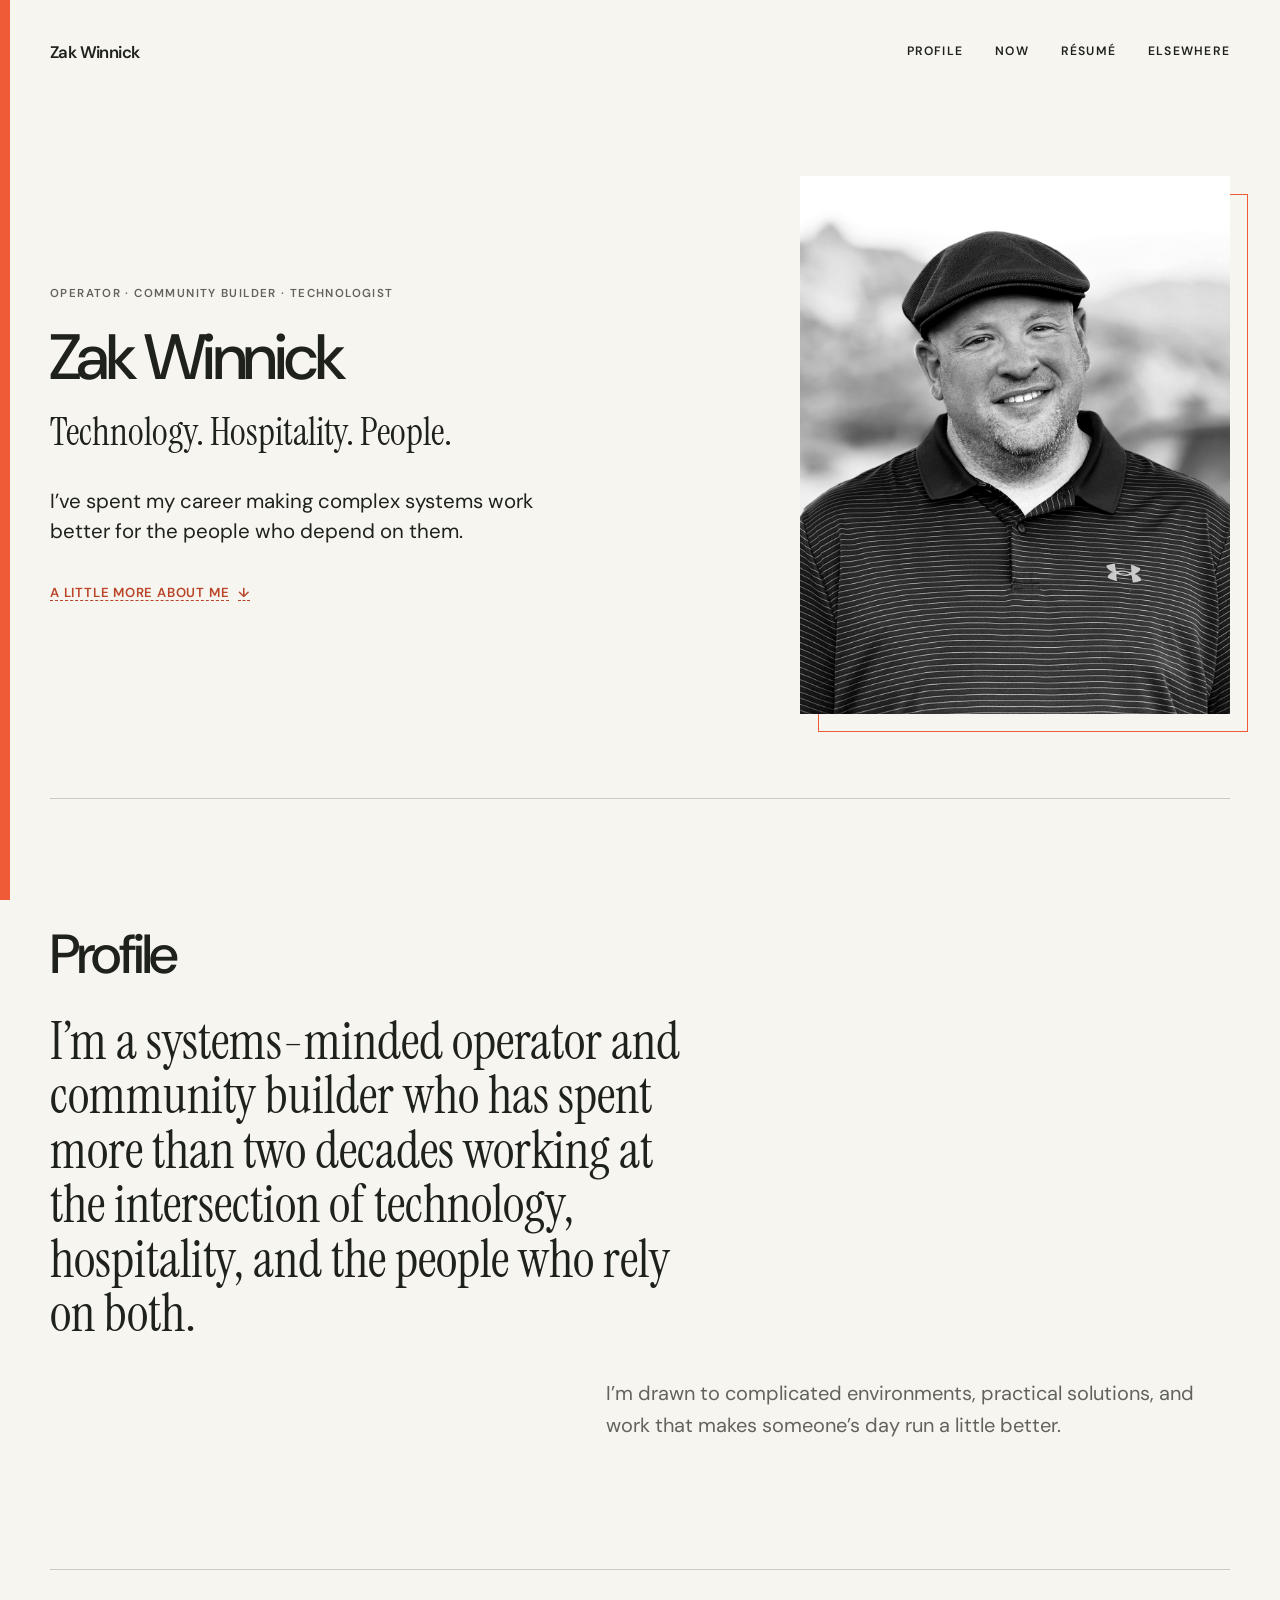
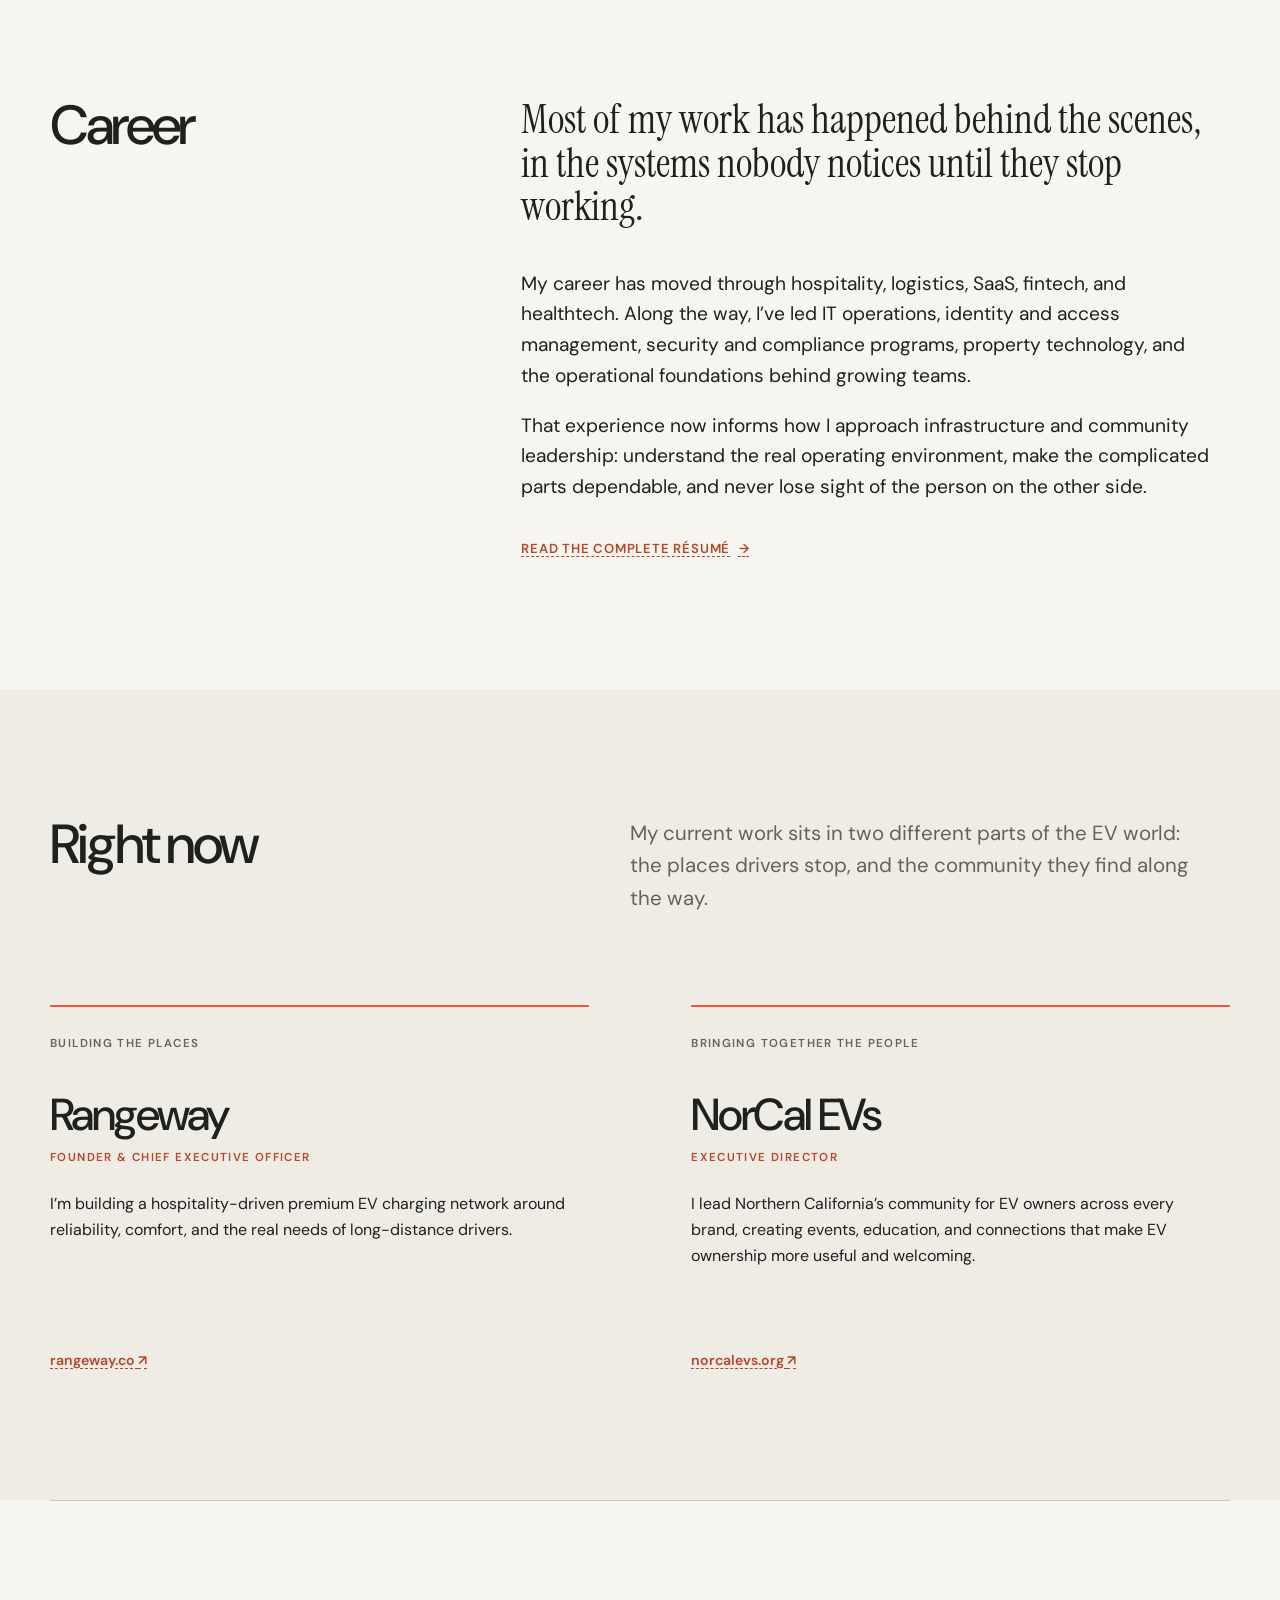
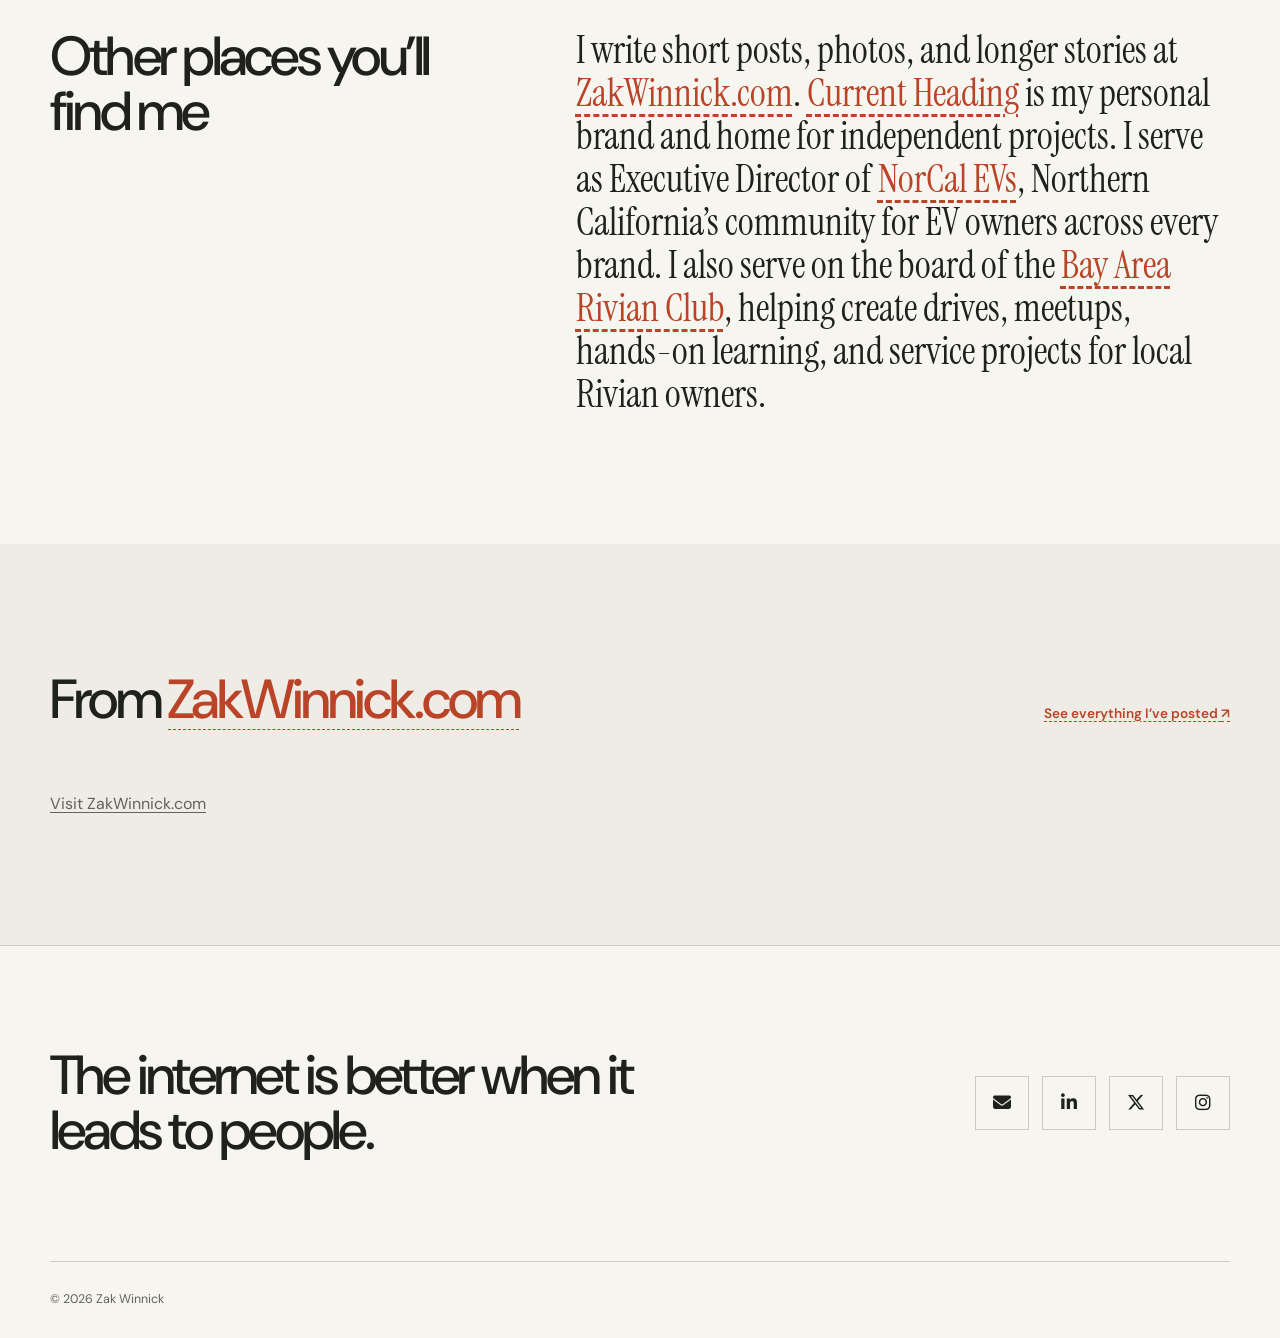
<file: index.html>
<!doctype html>
<html lang="en">
  <head>
    <meta charset="utf-8">
    <meta name="viewport" content="width=device-width, initial-scale=1">
    <title>Zak Winnick · Technology. Hospitality. People.</title>
    <meta name="description" content="Zak Winnick is a systems-minded operator and community builder working across technology, hospitality, and electric mobility.">
    <meta name="theme-color" media="(prefers-color-scheme: light)" content="#f7f5ef">
    <meta name="theme-color" media="(prefers-color-scheme: dark)" content="#23231f">
    <link rel="icon" href="favicon.svg" type="image/svg+xml">
    <link rel="preconnect" href="https://fonts.googleapis.com">
    <link rel="preconnect" href="https://fonts.gstatic.com" crossorigin>
    <link href="https://fonts.googleapis.com/css2?family=DM+Sans:opsz,wght@9..40,400;9..40,500;9..40,600&amp;family=Instrument+Serif:ital@0;1&amp;display=swap" rel="stylesheet">
    <link rel="stylesheet" href="https://cdnjs.cloudflare.com/ajax/libs/font-awesome/6.7.2/css/all.min.css">
    <link rel="stylesheet" href="styles.css">
    <script type="module" src="site.js"></script>
  </head>
  <body>
    <a class="skip-link" href="#main">Skip to content</a>
    <div class="edge-accent" aria-hidden="true"></div>

    <header class="site-header shell">
      <a class="nameplate" href="index.html" aria-label="Zak Winnick, home">Zak Winnick</a>
      <nav class="site-nav" aria-label="Primary navigation">
        <a href="#profile">Profile</a>
        <a href="#now">Now</a>
        <a href="resume.html">Résumé</a>
        <a href="#elsewhere">Elsewhere</a>
      </nav>
    </header>

    <main id="main">
      <section class="hero shell" aria-labelledby="hero-title">
        <div class="hero-copy">
          <p class="eyebrow">Operator · Community builder · Technologist</p>
          <h1 id="hero-title">Zak Winnick</h1>
          <p class="tagline">Technology. Hospitality. People.</p>
          <p class="intro">I’ve spent my career making complex systems work better for the people who depend on them.</p>
          <a class="text-link" href="#profile">A little more about me <span aria-hidden="true">↓</span></a>
        </div>
        <div class="portrait">
          <img src="images/profile-bw.jpg" alt="Zak Winnick outdoors in the desert">
        </div>
      </section>

      <section id="profile" class="profile shell" aria-labelledby="profile-title">
        <h2 id="profile-title" class="plain-heading">Profile</h2>
        <p class="profile-lead">I’m a systems-minded operator and community builder who has spent more than two decades working at the intersection of technology, hospitality, and the people who rely on both.</p>
        <p class="profile-aside">I’m drawn to complicated environments, practical solutions, and work that makes someone’s day run a little better.</p>
      </section>

      <section id="career" class="career shell" aria-labelledby="career-title">
        <div class="career-layout">
          <h2 id="career-title">Career</h2>
          <div class="career-story">
            <p>Most of my work has happened behind the scenes, in the systems nobody notices until they stop working.</p>
            <p>My career has moved through hospitality, logistics, SaaS, fintech, and healthtech. Along the way, I’ve led IT operations, identity and access management, security and compliance programs, property technology, and the operational foundations behind growing teams.</p>
            <p>That experience now informs how I approach infrastructure and community leadership: understand the real operating environment, make the complicated parts dependable, and never lose sight of the person on the other side.</p>
            <a class="text-link" href="resume.html">Read the complete résumé <span aria-hidden="true">→</span></a>
          </div>
        </div>
      </section>

      <section id="now" class="now" aria-labelledby="now-title">
        <div class="shell">
          <div class="now-header">
            <h2 id="now-title">Right now</h2>
            <p>My current work sits in two different parts of the EV world: the places drivers stop, and the community they find along the way.</p>
          </div>
          <div class="roles">
            <article class="role">
              <p class="role-context">Building the places</p>
              <h3>Rangeway</h3>
              <p class="role-title">Founder &amp; Chief Executive Officer</p>
              <p class="role-copy">I’m building a hospitality-driven premium EV charging network around reliability, comfort, and the real needs of long-distance drivers.</p>
              <a href="https://rangeway.co/" target="_blank" rel="noopener noreferrer">rangeway.co <span aria-hidden="true">↗</span></a>
            </article>
            <article class="role">
              <p class="role-context">Bringing together the people</p>
              <h3>NorCal EVs</h3>
              <p class="role-title">Executive Director</p>
              <p class="role-copy">I lead Northern California’s community for EV owners across every brand, creating events, education, and connections that make EV ownership more useful and welcoming.</p>
              <a href="https://norcalevs.org/" target="_blank" rel="noopener noreferrer">norcalevs.org <span aria-hidden="true">↗</span></a>
            </article>
          </div>
        </div>
      </section>

      <section id="elsewhere" class="elsewhere shell" aria-labelledby="elsewhere-title">
        <h2 id="elsewhere-title">Other places you’ll find me</h2>
        <div class="elsewhere-copy">
          <p>I write short posts, photos, and longer stories at <a href="https://zakwinnick.com" target="_blank" rel="noopener noreferrer">ZakWinnick.com</a>. <a href="https://currentheading.com" target="_blank" rel="noopener noreferrer">Current Heading</a> is my personal brand and home for independent projects. I serve as Executive Director of <a href="https://norcalevs.org" target="_blank" rel="noopener noreferrer">NorCal EVs</a>, Northern California’s community for EV owners across every brand. I also serve on the board of the <a href="https://bayarearivianclub.com" target="_blank" rel="noopener noreferrer">Bay Area Rivian Club</a>, helping create drives, meetups, hands-on learning, and service projects for local Rivian owners.</p>
        </div>
      </section>

      <section id="posts" class="writing" aria-labelledby="posts-title">
        <div class="shell">
          <div class="writing-header">
            <h2 id="posts-title">From <a href="https://zakwinnick.com/" target="_blank" rel="noopener noreferrer">ZakWinnick.com</a></h2>
            <a href="https://zakwinnick.com/" target="_blank" rel="noopener noreferrer">See everything I’ve posted <span aria-hidden="true">↗</span></a>
          </div>
          <div id="feed-grid" class="post-layout" aria-live="polite" aria-busy="true">
            <p class="feed-loading">Loading the latest posts…</p>
          </div>
        </div>
      </section>

      <section id="connect" class="connect" aria-labelledby="connect-title">
        <div class="shell">
          <div class="connect-row">
            <h2 id="connect-title">The internet is better when it leads to people.</h2>
            <div class="socials" aria-label="Social links">
              <a href="mailto:zak@winnick.io" aria-label="Email"><i class="fa-solid fa-envelope" aria-hidden="true"></i></a>
              <a href="https://www.linkedin.com/in/zakwinnick" target="_blank" rel="noopener noreferrer" aria-label="LinkedIn"><i class="fa-brands fa-linkedin-in" aria-hidden="true"></i></a>
              <a href="https://x.com/ZakWinnick" target="_blank" rel="noopener noreferrer" aria-label="X"><i class="fa-brands fa-x-twitter" aria-hidden="true"></i></a>
              <a href="https://instagram.com/zakwinnick" target="_blank" rel="noopener noreferrer" aria-label="Instagram"><i class="fa-brands fa-instagram" aria-hidden="true"></i></a>
            </div>
          </div>
          <footer class="site-footer">© <span data-copyright-year>2026</span> Zak Winnick</footer>
        </div>
      </section>
    </main>
  </body>
</html>
</file>
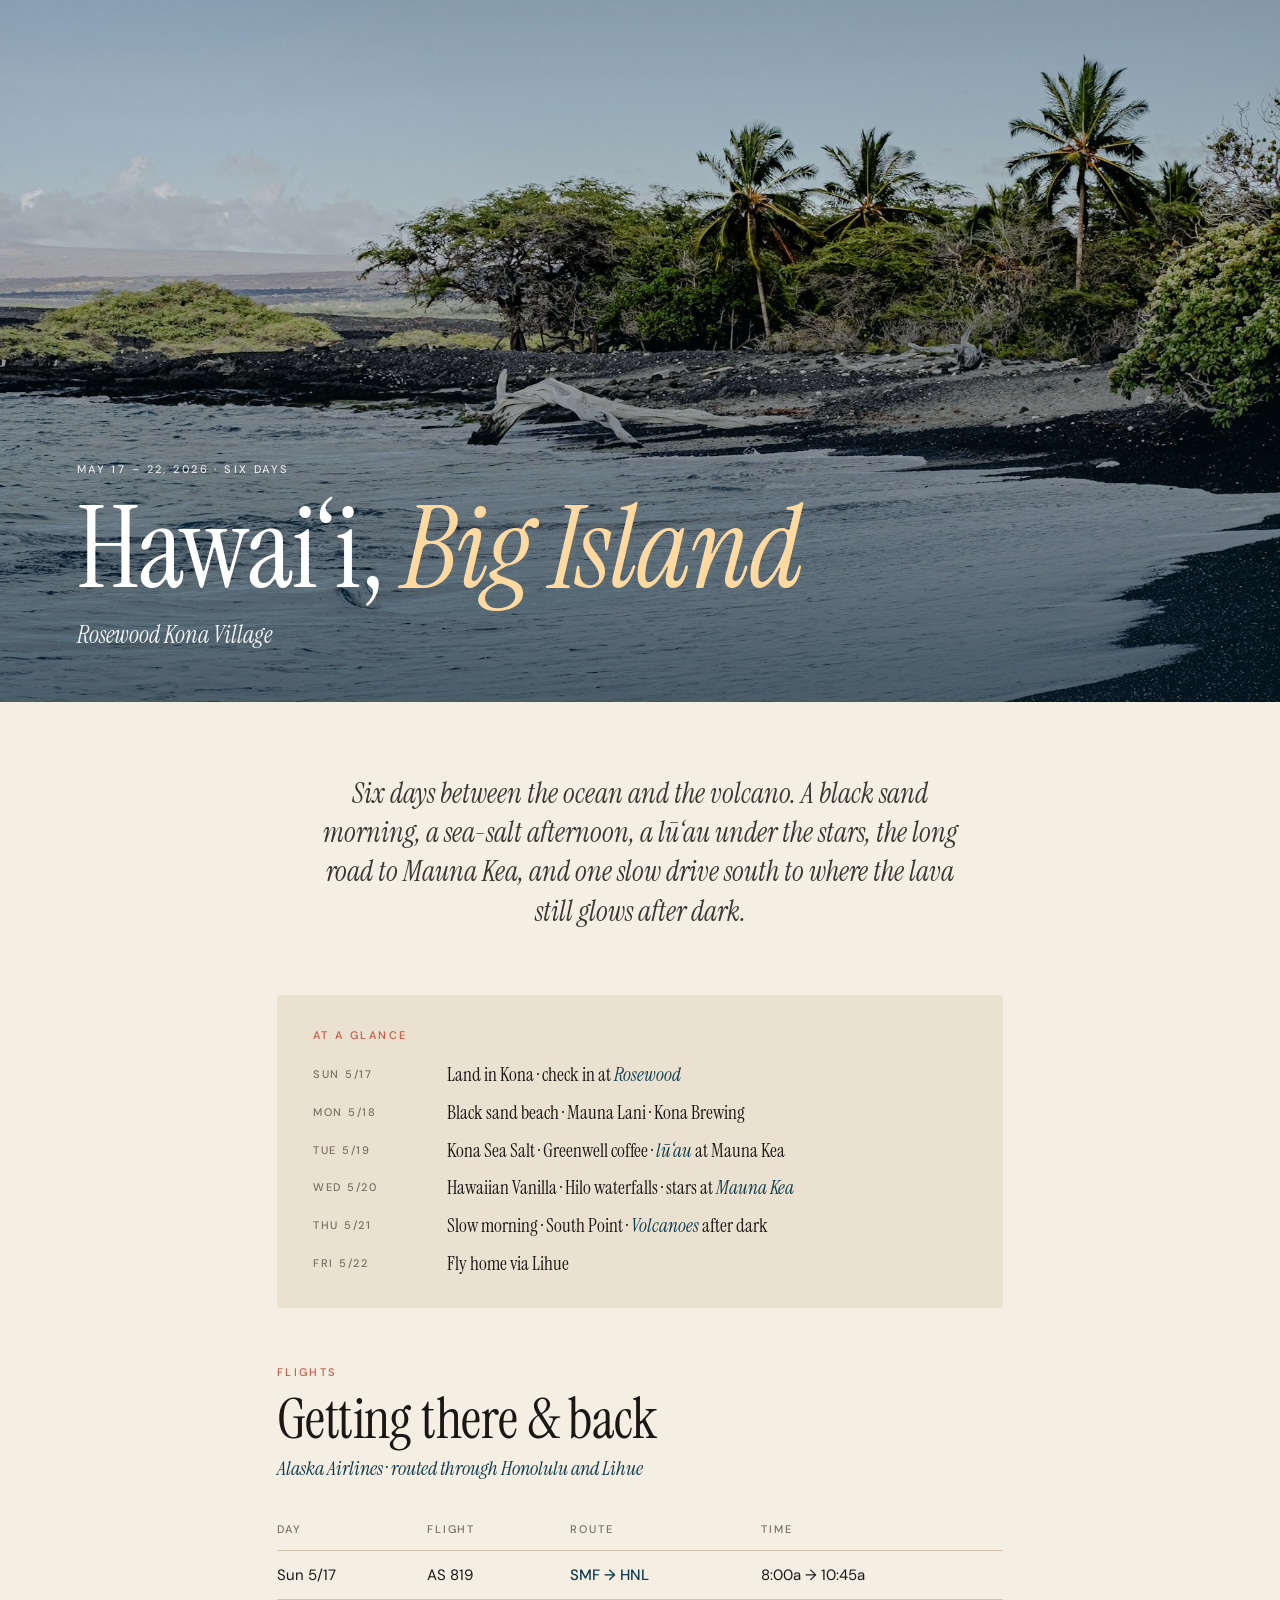
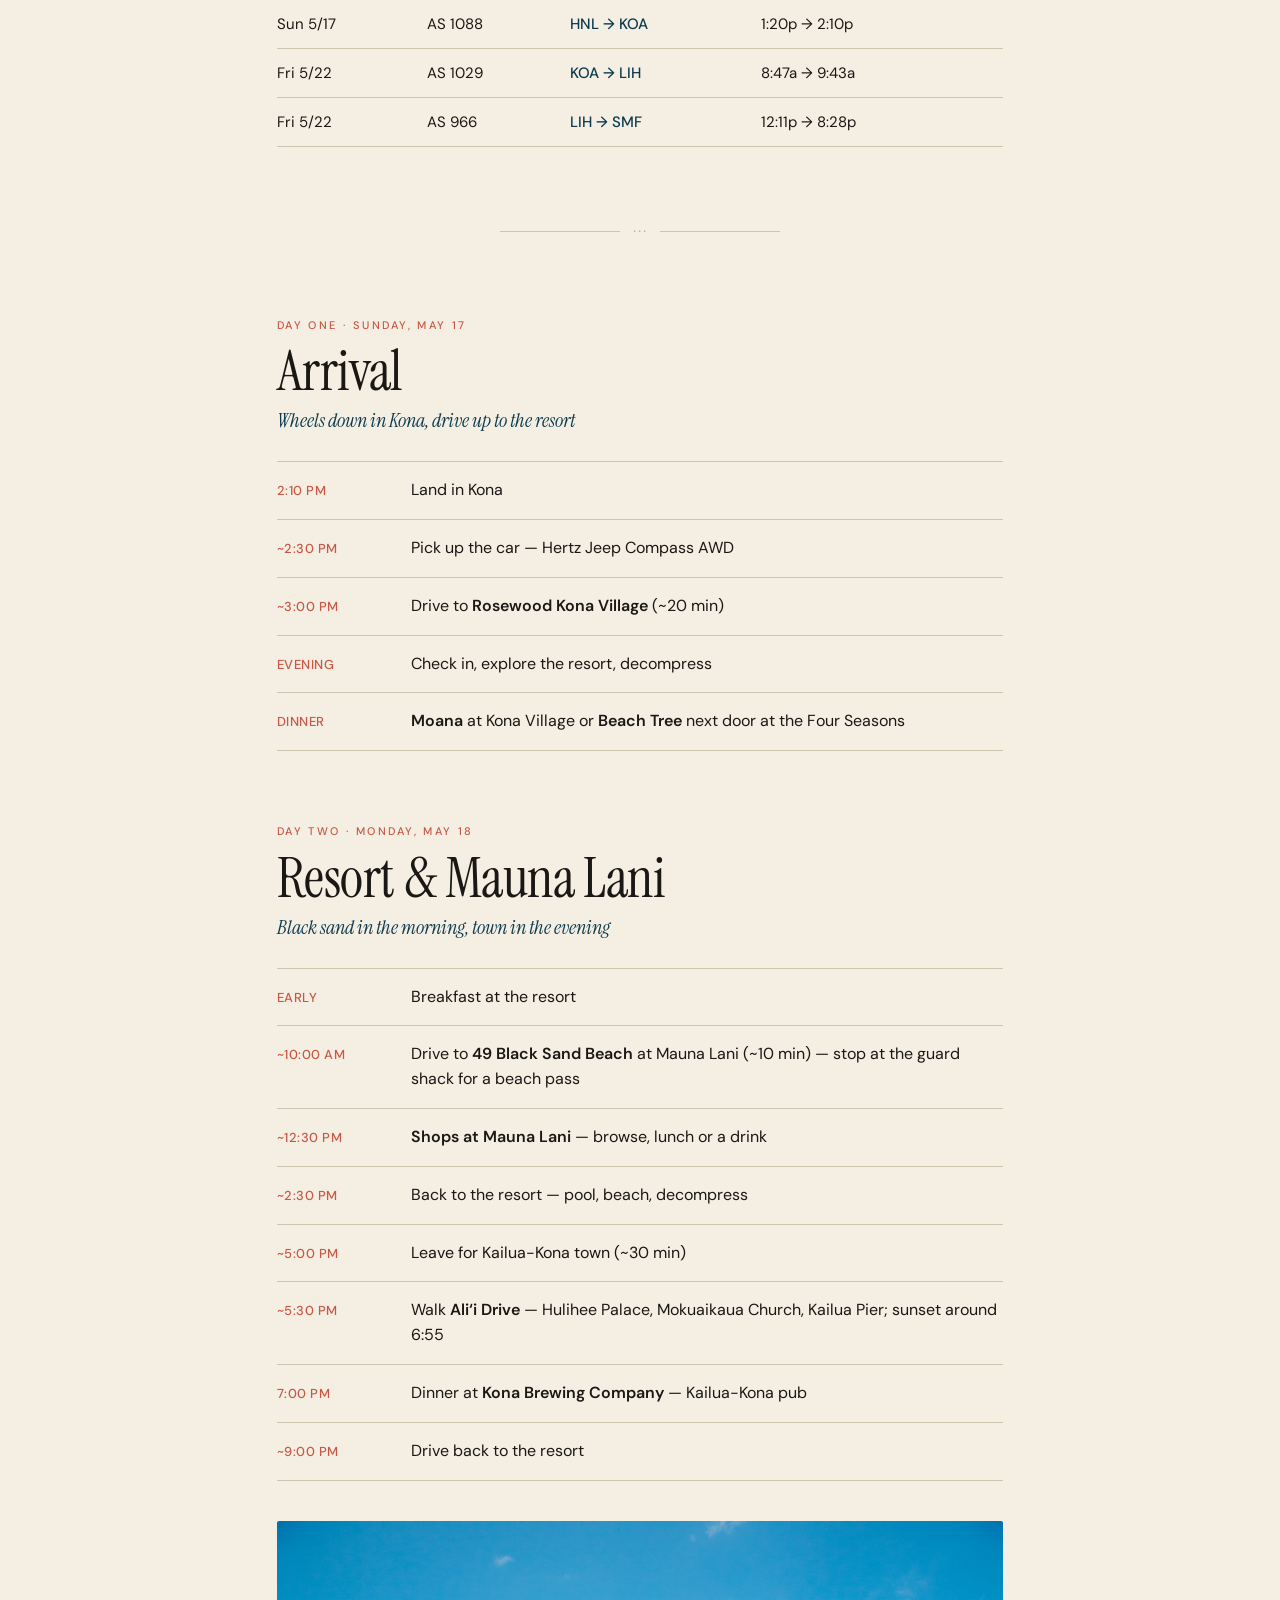
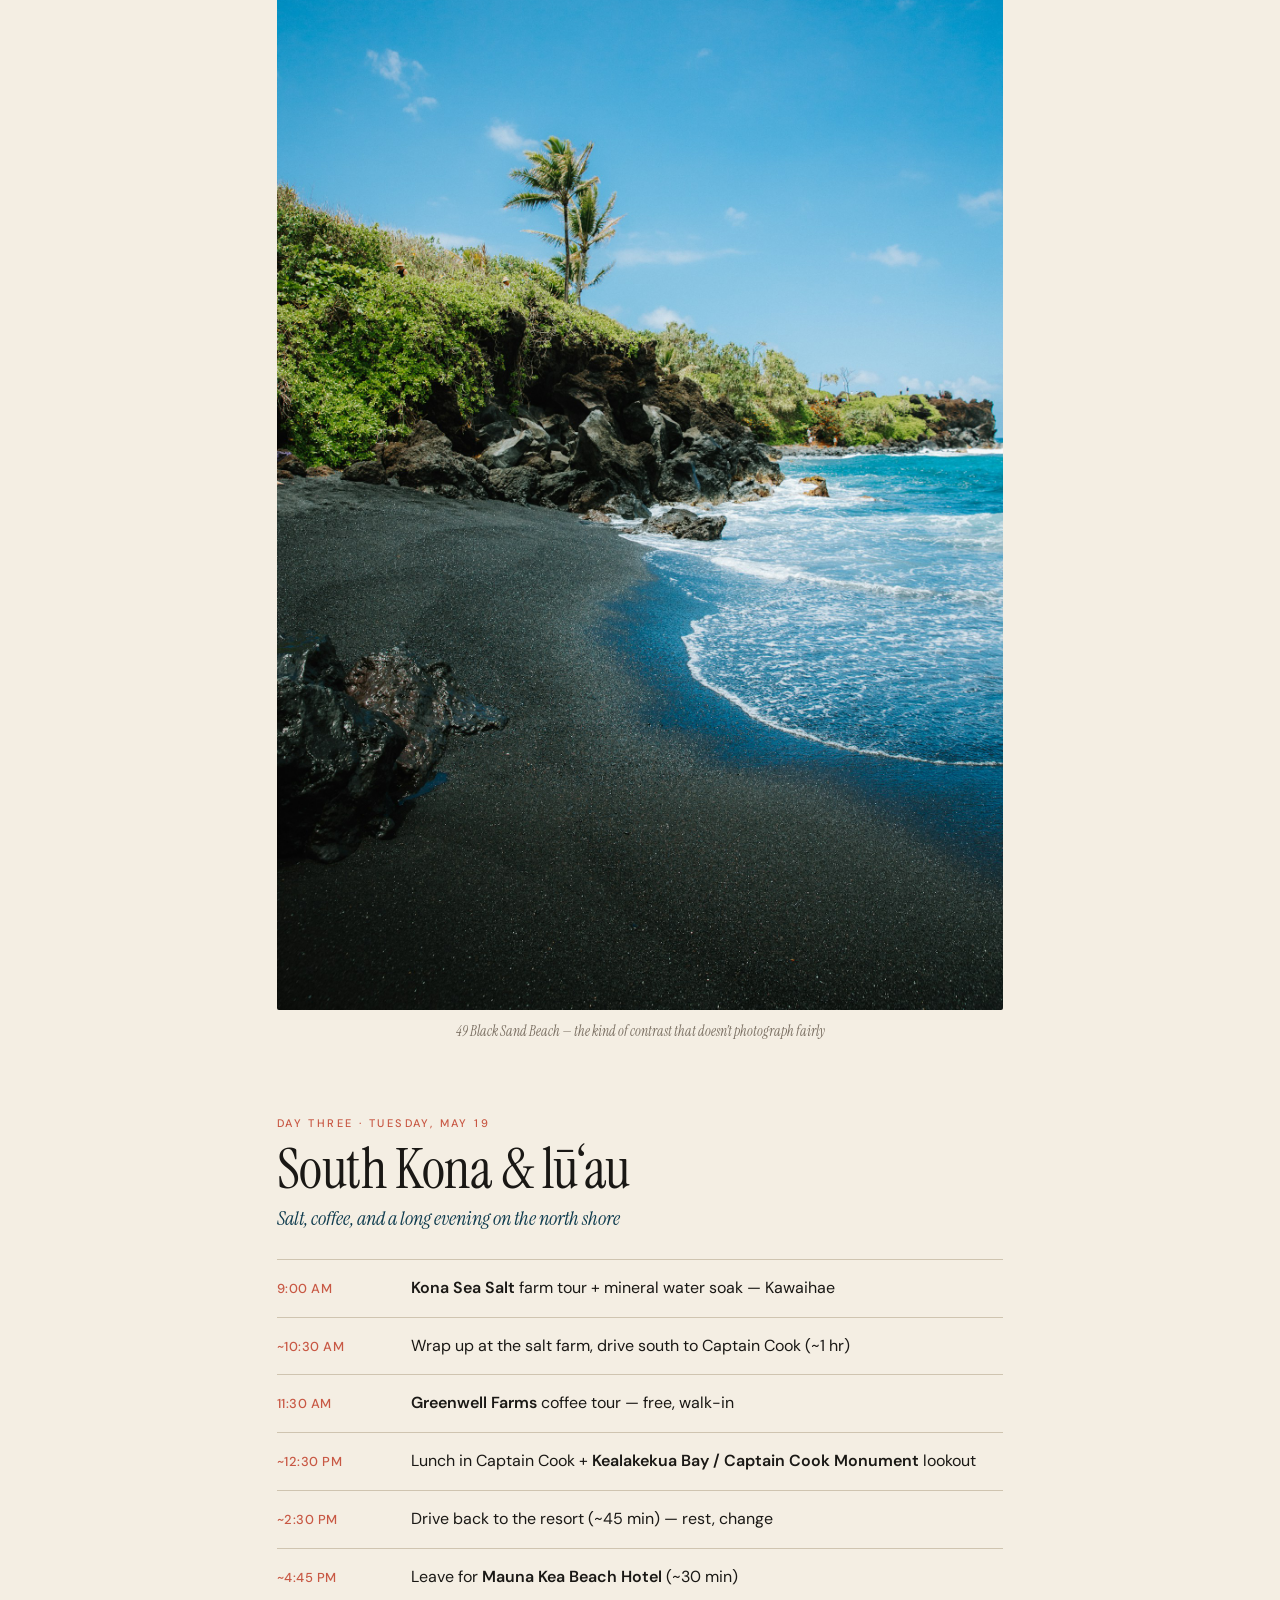
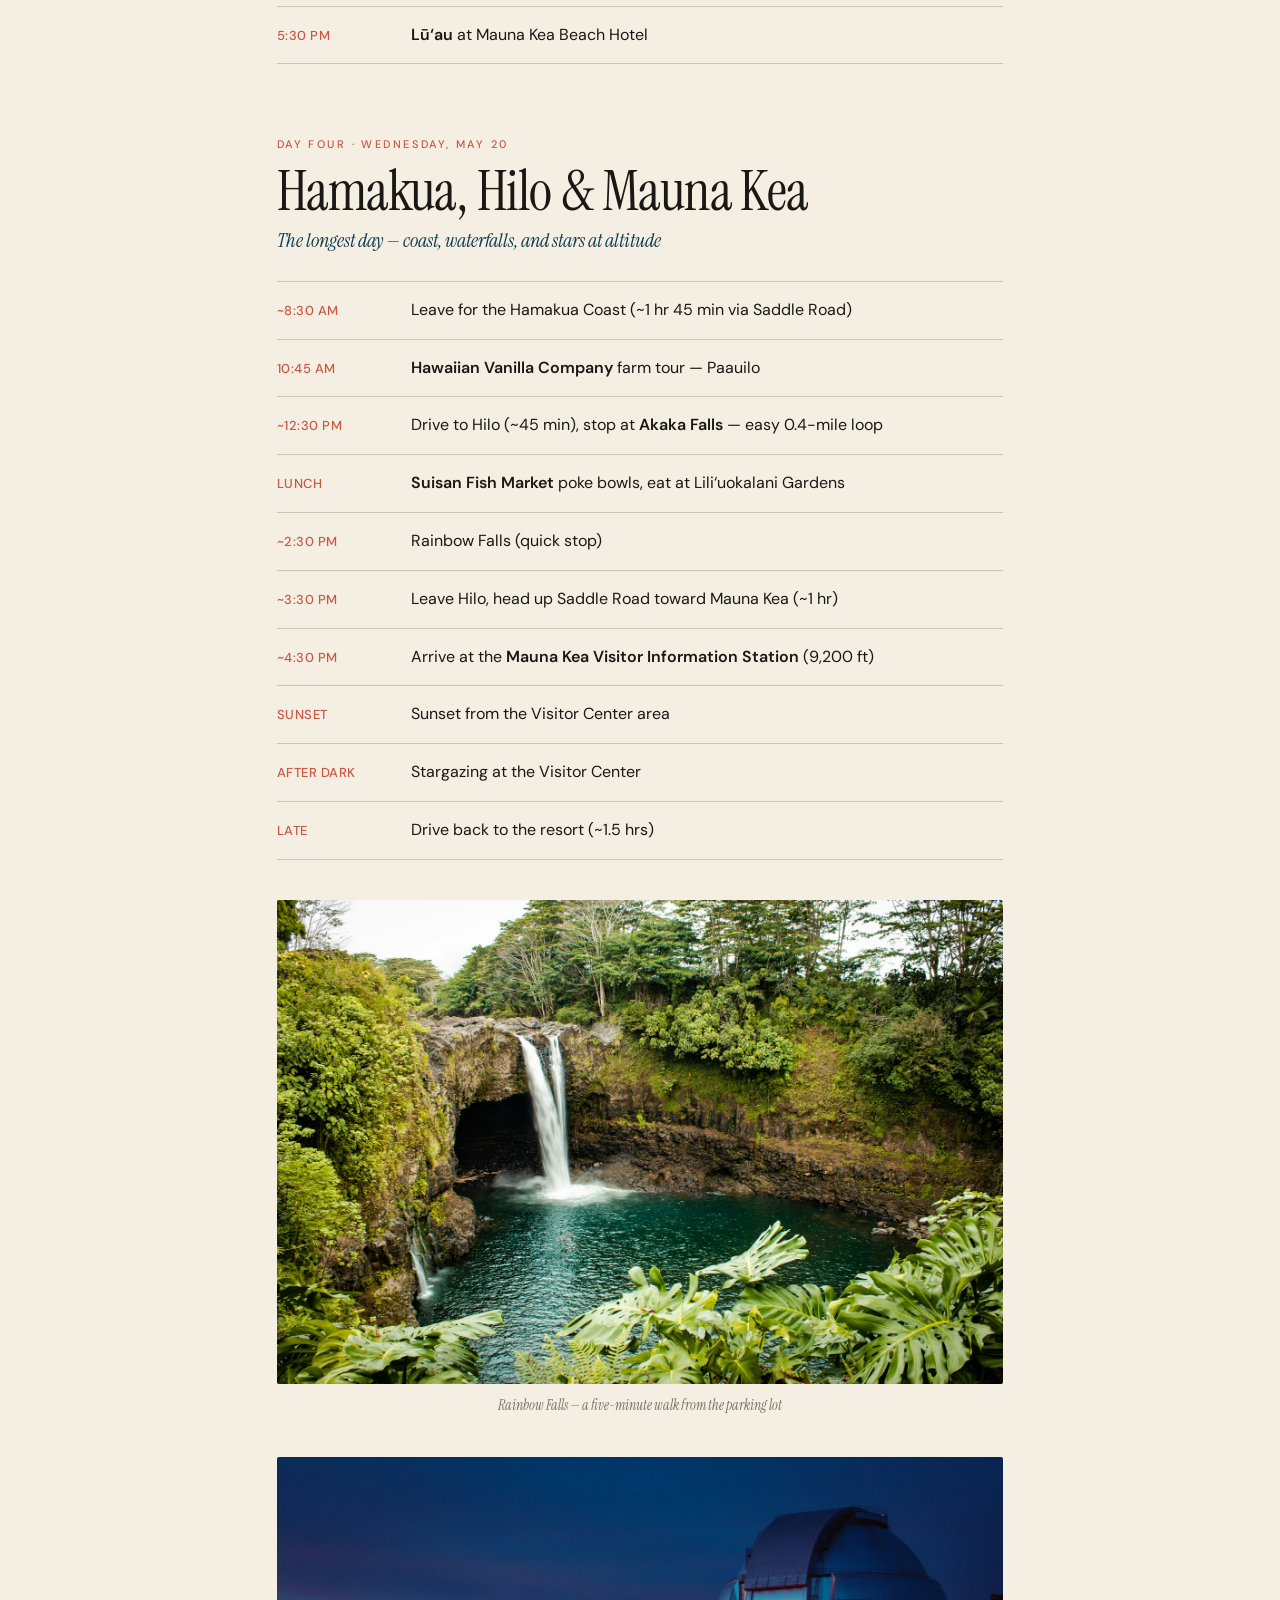
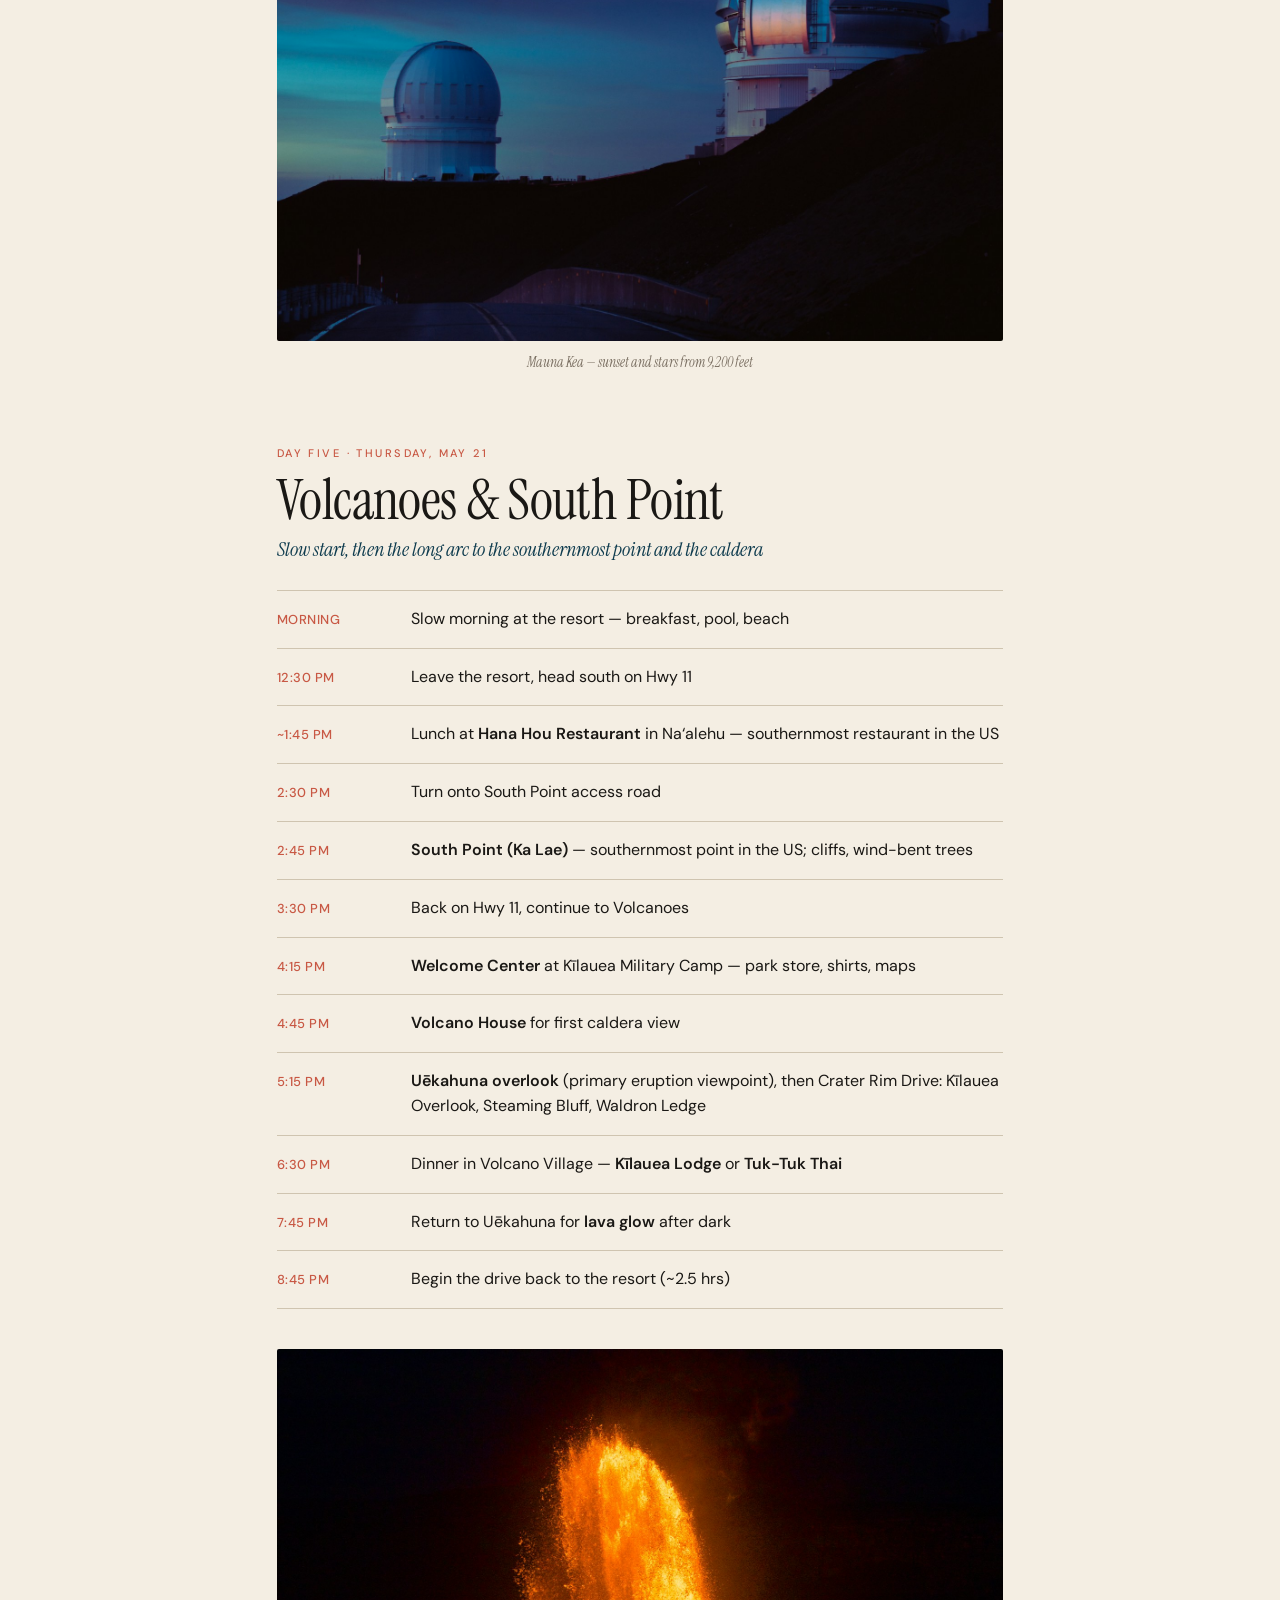
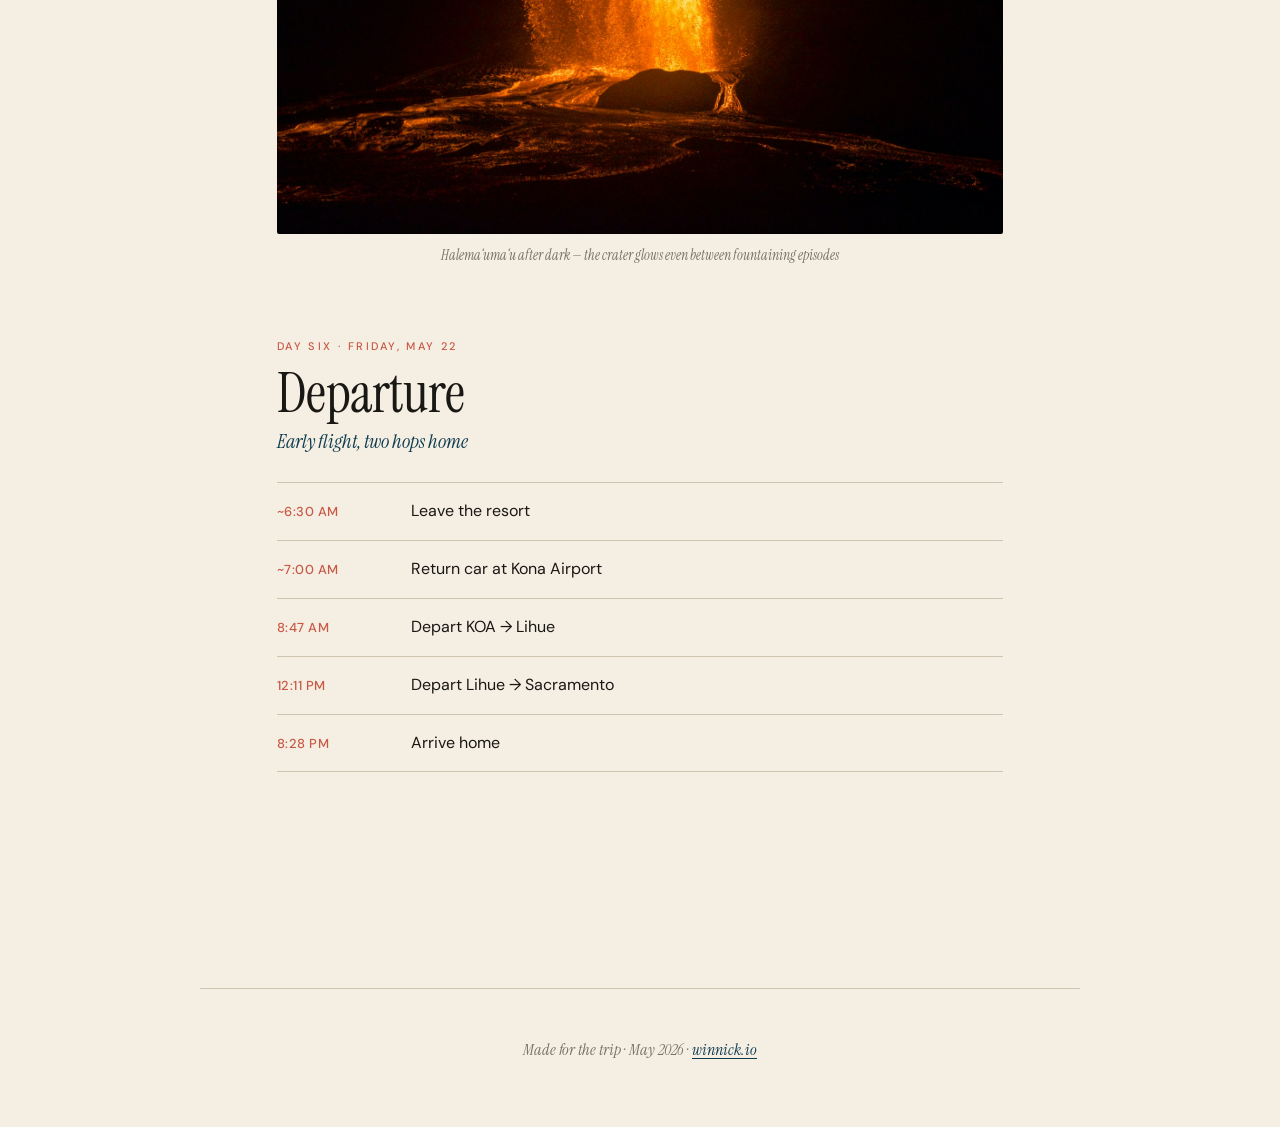
<file: hawaii.html>
<!DOCTYPE html>
<html lang="en">
<head>
  <meta charset="utf-8">
  <title>Hawai‘i — Big Island · May 2026</title>
  <meta name="viewport" content="width=device-width, initial-scale=1">
  <meta name="color-scheme" content="light">
  <meta property="og:type" content="website">
  <meta property="og:title" content="Hawai‘i — Big Island, May 2026">
  <meta property="og:description" content="Six days on the Big Island. Rosewood Kona Village, May 17–22, 2026.">
  <meta property="og:image" content="https://winnick.io/images/hawaii/hero.jpg">
  <link rel="icon" href="/favicon.ico">
  <link rel="preconnect" href="https://fonts.googleapis.com">
  <link rel="preconnect" href="https://fonts.gstatic.com" crossorigin>
  <link href="https://fonts.googleapis.com/css2?family=Instrument+Serif:ital@0;1&family=DM+Sans:wght@400;500;600&display=swap" rel="stylesheet">
  <style>
    :root {
      --ink:        #1A1815;
      --ink-soft:   #3A3630;
      --muted:      #7A6F62;
      --faint:      #B5A99A;
      --sand:       #F4EEE3;
      --sand-deep:  #EAE1D0;
      --rule:       #CFC4B0;
      --ocean:      #0E3B4E;
      --ocean-dk:   #062332;
      --coral:      #C85844;
      --teal:       #1E7A75;
      --gold:       #C98B3A;
    }

    *, *::before, *::after { box-sizing: border-box; }
    html, body { margin: 0; padding: 0; }

    body {
      font-family: 'DM Sans', -apple-system, BlinkMacSystemFont, sans-serif;
      font-size: 16px;
      line-height: 1.6;
      color: var(--ink);
      background: var(--sand);
      -webkit-font-smoothing: antialiased;
      -moz-osx-font-smoothing: grayscale;
    }

    a { color: var(--ocean); text-decoration: underline; text-decoration-thickness: 1px; text-underline-offset: 3px; }
    a:hover { color: var(--coral); }

    /* ----- HERO ----- */
    .hero {
      position: relative;
      width: 100%;
      height: 78vh;
      min-height: 520px;
      max-height: 780px;
      overflow: hidden;
      background: var(--ocean-dk);
    }
    .hero img {
      width: 100%; height: 100%;
      object-fit: cover;
      object-position: center 40%;
      display: block;
    }
    .hero::after {
      content: "";
      position: absolute; inset: 0;
      background:
        linear-gradient(180deg, rgba(6,35,50,0.15) 0%, rgba(6,35,50,0) 35%, rgba(6,35,50,0.55) 100%);
    }
    .hero-text {
      position: absolute;
      left: 0; right: 0; bottom: 0;
      padding: 48px max(6vw, 32px);
      color: #fff;
      z-index: 2;
    }
    .hero-eyebrow {
      font-family: 'DM Sans', sans-serif;
      font-size: 11px;
      font-weight: 500;
      letter-spacing: 0.22em;
      text-transform: uppercase;
      color: rgba(255,255,255,0.85);
      margin-bottom: 14px;
    }
    .hero-title {
      font-family: 'Instrument Serif', serif;
      font-weight: 400;
      font-size: clamp(56px, 9vw, 124px);
      line-height: 0.96;
      letter-spacing: -0.01em;
      margin: 0 0 12px;
    }
    .hero-title em {
      font-style: italic;
      color: #FFD9A0;
    }
    .hero-meta {
      font-family: 'Instrument Serif', serif;
      font-style: italic;
      font-size: clamp(18px, 2vw, 24px);
      color: rgba(255,255,255,0.92);
      margin: 0;
    }

    /* ----- LAYOUT ----- */
    main {
      max-width: 880px;
      margin: 0 auto;
      padding: 72px max(6vw, 24px) 96px;
    }

    .kicker {
      font-family: 'DM Sans', sans-serif;
      font-size: 11px;
      font-weight: 500;
      letter-spacing: 0.22em;
      text-transform: uppercase;
      color: var(--coral);
      margin: 0 0 8px;
    }

    h2 {
      font-family: 'Instrument Serif', serif;
      font-weight: 400;
      font-size: clamp(38px, 5vw, 56px);
      line-height: 1.05;
      letter-spacing: -0.01em;
      color: var(--ink);
      margin: 0 0 6px;
    }

    h3 {
      font-family: 'Instrument Serif', serif;
      font-style: italic;
      font-weight: 400;
      font-size: 20px;
      line-height: 1.3;
      color: var(--ocean);
      margin: 0 0 28px;
    }

    p { margin: 0 0 16px; }

    /* ----- INTRO BLURB ----- */
    .intro {
      font-family: 'Instrument Serif', serif;
      font-style: italic;
      font-size: clamp(22px, 2.4vw, 28px);
      line-height: 1.4;
      color: var(--ink-soft);
      max-width: 640px;
      margin: 0 auto 64px;
      text-align: center;
    }

    /* ----- SECTION ----- */
    section.day {
      margin-bottom: 72px;
    }

    .day-head {
      display: flex;
      align-items: baseline;
      gap: 24px;
      margin-bottom: 8px;
    }
    .day-num {
      font-family: 'Instrument Serif', serif;
      font-style: italic;
      color: var(--muted);
      font-size: 22px;
      flex-shrink: 0;
      min-width: 64px;
    }
    .day-title {
      font-family: 'Instrument Serif', serif;
      font-size: clamp(34px, 4.5vw, 48px);
      font-weight: 400;
      line-height: 1.05;
      letter-spacing: -0.01em;
      margin: 0;
    }
    .day-sub {
      font-family: 'Instrument Serif', serif;
      font-style: italic;
      font-size: 18px;
      color: var(--ocean);
      margin: 0 0 28px 0;
      padding-left: 88px;
    }

    /* ----- ITINERARY LIST ----- */
    .itin {
      margin: 0;
      padding: 0;
      list-style: none;
      border-top: 1px solid var(--rule);
    }
    .itin li {
      display: grid;
      grid-template-columns: 110px 1fr;
      gap: 24px;
      padding: 16px 0 16px;
      border-bottom: 1px solid var(--rule);
      align-items: baseline;
    }
    .itin .time {
      font-family: 'DM Sans', sans-serif;
      font-size: 13px;
      font-weight: 500;
      letter-spacing: 0.04em;
      color: var(--coral);
      text-transform: uppercase;
      padding-top: 2px;
    }
    .itin .what {
      font-family: 'DM Sans', sans-serif;
      font-size: 16px;
      line-height: 1.55;
      color: var(--ink);
    }
    .itin .what strong {
      font-weight: 600;
      color: var(--ink);
    }
    .itin .what em {
      font-family: 'Instrument Serif', serif;
      font-style: italic;
      color: var(--muted);
      font-size: 15px;
    }

    @media (max-width: 560px) {
      .itin li {
        grid-template-columns: 1fr;
        gap: 4px;
        padding: 14px 0;
      }
      .day-head { flex-direction: column; gap: 4px; }
      .day-sub { padding-left: 0; }
      .day-num { min-width: 0; }
    }

    /* ----- IMAGES ----- */
    figure {
      margin: 40px 0 8px;
      padding: 0;
    }
    figure img {
      width: 100%;
      height: auto;
      display: block;
      border-radius: 2px;
    }
    figure figcaption {
      font-family: 'Instrument Serif', serif;
      font-style: italic;
      font-size: 14px;
      color: var(--muted);
      margin-top: 10px;
      text-align: center;
    }

    /* ----- CALLOUT / NOTE ----- */
    .note {
      background: var(--sand-deep);
      border-left: 3px solid var(--coral);
      padding: 18px 22px;
      margin: 28px 0 0;
      font-size: 15px;
      line-height: 1.55;
      color: var(--ink-soft);
    }
    .note strong {
      color: var(--coral);
      font-weight: 600;
      letter-spacing: 0.02em;
    }

    /* ----- FLIGHTS TABLE ----- */
    .flights {
      width: 100%;
      border-collapse: collapse;
      margin: 0 0 24px;
      font-size: 15px;
    }
    .flights th, .flights td {
      text-align: left;
      padding: 12px 14px 12px 0;
      border-bottom: 1px solid var(--rule);
    }
    .flights th {
      font-family: 'DM Sans', sans-serif;
      font-weight: 500;
      font-size: 11px;
      letter-spacing: 0.18em;
      text-transform: uppercase;
      color: var(--muted);
    }
    .flights .route { font-variant-numeric: tabular-nums; color: var(--ocean); font-weight: 500; }
    .flights .time { font-variant-numeric: tabular-nums; }

    /* ----- SECTION DIVIDER ----- */
    .divider {
      display: flex;
      align-items: center;
      justify-content: center;
      gap: 14px;
      margin: 72px 0;
      color: var(--faint);
      font-family: 'Instrument Serif', serif;
      font-style: italic;
    }
    .divider::before, .divider::after {
      content: "";
      flex: 1;
      height: 1px;
      background: var(--rule);
      max-width: 120px;
    }

    /* ----- AT A GLANCE ----- */
    .glance {
      background: var(--sand-deep);
      border-radius: 4px;
      padding: 32px 36px;
      margin-bottom: 56px;
    }
    .glance h4 {
      font-family: 'DM Sans', sans-serif;
      font-size: 11px;
      font-weight: 500;
      letter-spacing: 0.22em;
      text-transform: uppercase;
      color: var(--coral);
      margin: 0 0 18px;
    }
    .glance dl {
      display: grid;
      grid-template-columns: 110px 1fr;
      gap: 12px 24px;
      margin: 0;
      font-size: 15px;
    }
    .glance dt {
      font-family: 'DM Sans', sans-serif;
      font-weight: 500;
      color: var(--muted);
      font-size: 11px;
      letter-spacing: 0.16em;
      text-transform: uppercase;
      padding-top: 4px;
    }
    .glance dd {
      margin: 0;
      color: var(--ink);
      font-family: 'Instrument Serif', serif;
      font-size: 19px;
      line-height: 1.35;
    }
    .glance dd em {
      font-style: italic;
      color: var(--ocean);
    }

    /* ----- NOTES SECTION ----- */
    .notes-list {
      list-style: none;
      padding: 0;
      margin: 0;
    }
    .notes-list li {
      padding: 14px 0;
      border-bottom: 1px solid var(--rule);
      font-size: 15px;
      line-height: 1.55;
      color: var(--ink-soft);
    }
    .notes-list li:last-child { border-bottom: none; }
    .notes-list strong { color: var(--ink); font-weight: 600; }

    /* ----- FOOTER ----- */
    footer {
      text-align: center;
      padding: 48px 24px 64px;
      color: var(--muted);
      font-family: 'Instrument Serif', serif;
      font-style: italic;
      font-size: 16px;
      border-top: 1px solid var(--rule);
      margin-top: 48px;
      max-width: 880px;
      margin-left: auto;
      margin-right: auto;
    }
    footer a { color: var(--ocean); }

    @media (max-width: 560px) {
      .glance { padding: 24px 22px; }
      .glance dl { grid-template-columns: 1fr; gap: 4px 0; }
      .glance dt { padding-top: 12px; }
      main { padding: 48px 22px 64px; }
    }
  </style>
</head>
<body>

  <header class="hero">
    <img src="/images/hawaii/hero.jpg" alt="Black sand beach with palm trees and turquoise water on the Big Island">
    <div class="hero-text">
      <div class="hero-eyebrow">May 17 – 22, 2026 · Six days</div>
      <h1 class="hero-title">Hawai‘i, <em>Big Island</em></h1>
      <p class="hero-meta">Rosewood Kona Village</p>
    </div>
  </header>

  <main>

    <p class="intro">Six days between the ocean and the volcano. A black sand morning, a sea-salt afternoon, a lū‘au under the stars, the long road to Mauna Kea, and one slow drive south to where the lava still glows after dark.</p>

    <div class="glance">
      <h4>At a glance</h4>
      <dl>
        <dt>Sun 5/17</dt><dd>Land in Kona · check in at <em>Rosewood</em></dd>
        <dt>Mon 5/18</dt><dd>Black sand beach · Mauna Lani · Kona Brewing</dd>
        <dt>Tue 5/19</dt><dd>Kona Sea Salt · Greenwell coffee · <em>lū‘au</em> at Mauna Kea</dd>
        <dt>Wed 5/20</dt><dd>Hawaiian Vanilla · Hilo waterfalls · stars at <em>Mauna Kea</em></dd>
        <dt>Thu 5/21</dt><dd>Slow morning · South Point · <em>Volcanoes</em> after dark</dd>
        <dt>Fri 5/22</dt><dd>Fly home via Lihue</dd>
      </dl>
    </div>

    <section>
      <p class="kicker">Flights</p>
      <h2>Getting there &amp; back</h2>
      <h3>Alaska Airlines · routed through Honolulu and Lihue</h3>
      <table class="flights">
        <thead>
          <tr><th>Day</th><th>Flight</th><th>Route</th><th>Time</th></tr>
        </thead>
        <tbody>
          <tr><td>Sun 5/17</td><td>AS 819</td><td class="route">SMF → HNL</td><td class="time">8:00a → 10:45a</td></tr>
          <tr><td>Sun 5/17</td><td>AS 1088</td><td class="route">HNL → KOA</td><td class="time">1:20p → 2:10p</td></tr>
          <tr><td>Fri 5/22</td><td>AS 1029</td><td class="route">KOA → LIH</td><td class="time">8:47a → 9:43a</td></tr>
          <tr><td>Fri 5/22</td><td>AS 966</td><td class="route">LIH → SMF</td><td class="time">12:11p → 8:28p</td></tr>
        </tbody>
      </table>
    </section>

    <div class="divider">·  ·  ·</div>

    <!-- DAY 1 -->
    <section class="day">
      <p class="kicker">Day One · Sunday, May 17</p>
      <h2>Arrival</h2>
      <h3>Wheels down in Kona, drive up to the resort</h3>
      <ul class="itin">
        <li><span class="time">2:10 PM</span><span class="what">Land in Kona</span></li>
        <li><span class="time">~2:30 PM</span><span class="what">Pick up the car — Hertz Jeep Compass AWD</span></li>
        <li><span class="time">~3:00 PM</span><span class="what">Drive to <strong>Rosewood Kona Village</strong> (~20 min)</span></li>
        <li><span class="time">Evening</span><span class="what">Check in, explore the resort, decompress</span></li>
        <li><span class="time">Dinner</span><span class="what"><strong>Moana</strong> at Kona Village or <strong>Beach Tree</strong> next door at the Four Seasons</span></li>
      </ul>
    </section>

    <!-- DAY 2 -->
    <section class="day">
      <p class="kicker">Day Two · Monday, May 18</p>
      <h2>Resort &amp; Mauna Lani</h2>
      <h3>Black sand in the morning, town in the evening</h3>
      <ul class="itin">
        <li><span class="time">Early</span><span class="what">Breakfast at the resort</span></li>
        <li><span class="time">~10:00 AM</span><span class="what">Drive to <strong>49 Black Sand Beach</strong> at Mauna Lani (~10 min) — stop at the guard shack for a beach pass</span></li>
        <li><span class="time">~12:30 PM</span><span class="what"><strong>Shops at Mauna Lani</strong> — browse, lunch or a drink</span></li>
        <li><span class="time">~2:30 PM</span><span class="what">Back to the resort — pool, beach, decompress</span></li>
        <li><span class="time">~5:00 PM</span><span class="what">Leave for Kailua-Kona town (~30 min)</span></li>
        <li><span class="time">~5:30 PM</span><span class="what">Walk <strong>Ali‘i Drive</strong> — Hulihee Palace, Mokuaikaua Church, Kailua Pier; sunset around 6:55</span></li>
        <li><span class="time">7:00 PM</span><span class="what">Dinner at <strong>Kona Brewing Company</strong> — Kailua-Kona pub</span></li>
        <li><span class="time">~9:00 PM</span><span class="what">Drive back to the resort</span></li>
      </ul>
      <figure>
        <img src="/images/hawaii/black_sand.jpg" alt="Black sand beach with a palm tree and turquoise water on the Big Island">
        <figcaption>49 Black Sand Beach — the kind of contrast that doesn’t photograph fairly</figcaption>
      </figure>
    </section>

    <!-- DAY 3 -->
    <section class="day">
      <p class="kicker">Day Three · Tuesday, May 19</p>
      <h2>South Kona &amp; lū‘au</h2>
      <h3>Salt, coffee, and a long evening on the north shore</h3>
      <ul class="itin">
        <li><span class="time">9:00 AM</span><span class="what"><strong>Kona Sea Salt</strong> farm tour + mineral water soak — Kawaihae</span></li>
        <li><span class="time">~10:30 AM</span><span class="what">Wrap up at the salt farm, drive south to Captain Cook (~1 hr)</span></li>
        <li><span class="time">11:30 AM</span><span class="what"><strong>Greenwell Farms</strong> coffee tour — free, walk-in</span></li>
        <li><span class="time">~12:30 PM</span><span class="what">Lunch in Captain Cook + <strong>Kealakekua Bay / Captain Cook Monument</strong> lookout</span></li>
        <li><span class="time">~2:30 PM</span><span class="what">Drive back to the resort (~45 min) — rest, change</span></li>
        <li><span class="time">~4:45 PM</span><span class="what">Leave for <strong>Mauna Kea Beach Hotel</strong> (~30 min)</span></li>
        <li><span class="time">5:30 PM</span><span class="what"><strong>Lū‘au</strong> at Mauna Kea Beach Hotel</span></li>
      </ul>
    </section>

    <!-- DAY 4 -->
    <section class="day">
      <p class="kicker">Day Four · Wednesday, May 20</p>
      <h2>Hamakua, Hilo &amp; Mauna Kea</h2>
      <h3>The longest day — coast, waterfalls, and stars at altitude</h3>
      <ul class="itin">
        <li><span class="time">~8:30 AM</span><span class="what">Leave for the Hamakua Coast (~1 hr 45 min via Saddle Road)</span></li>
        <li><span class="time">10:45 AM</span><span class="what"><strong>Hawaiian Vanilla Company</strong> farm tour — Paauilo</span></li>
        <li><span class="time">~12:30 PM</span><span class="what">Drive to Hilo (~45 min), stop at <strong>Akaka Falls</strong> — easy 0.4-mile loop</span></li>
        <li><span class="time">Lunch</span><span class="what"><strong>Suisan Fish Market</strong> poke bowls, eat at Lili‘uokalani Gardens</span></li>
        <li><span class="time">~2:30 PM</span><span class="what">Rainbow Falls (quick stop)</span></li>
        <li><span class="time">~3:30 PM</span><span class="what">Leave Hilo, head up Saddle Road toward Mauna Kea (~1 hr)</span></li>
        <li><span class="time">~4:30 PM</span><span class="what">Arrive at the <strong>Mauna Kea Visitor Information Station</strong> (9,200 ft)</span></li>
        <li><span class="time">Sunset</span><span class="what">Sunset from the Visitor Center area</span></li>
        <li><span class="time">After dark</span><span class="what">Stargazing at the Visitor Center</span></li>
        <li><span class="time">Late</span><span class="what">Drive back to the resort (~1.5 hrs)</span></li>
      </ul>
      <figure>
        <img src="/images/hawaii/waterfall.jpg" alt="Rainbow Falls in Hilo, surrounded by lush green tropical foliage">
        <figcaption>Rainbow Falls — a five-minute walk from the parking lot</figcaption>
      </figure>
      <figure>
        <img src="/images/hawaii/mauna_kea.jpg" alt="Mauna Kea observatory domes silhouetted against a deep blue twilight sky">
        <figcaption>Mauna Kea — sunset and stars from 9,200 feet</figcaption>
      </figure>
    </section>

    <!-- DAY 5 -->
    <section class="day">
      <p class="kicker">Day Five · Thursday, May 21</p>
      <h2>Volcanoes &amp; South Point</h2>
      <h3>Slow start, then the long arc to the southernmost point and the caldera</h3>
      <ul class="itin">
        <li><span class="time">Morning</span><span class="what">Slow morning at the resort — breakfast, pool, beach</span></li>
        <li><span class="time">12:30 PM</span><span class="what">Leave the resort, head south on Hwy 11</span></li>
        <li><span class="time">~1:45 PM</span><span class="what">Lunch at <strong>Hana Hou Restaurant</strong> in Na‘alehu — southernmost restaurant in the US</span></li>
        <li><span class="time">2:30 PM</span><span class="what">Turn onto South Point access road</span></li>
        <li><span class="time">2:45 PM</span><span class="what"><strong>South Point (Ka Lae)</strong> — southernmost point in the US; cliffs, wind-bent trees</span></li>
        <li><span class="time">3:30 PM</span><span class="what">Back on Hwy 11, continue to Volcanoes</span></li>
        <li><span class="time">4:15 PM</span><span class="what"><strong>Welcome Center</strong> at Kīlauea Military Camp — park store, shirts, maps</span></li>
        <li><span class="time">4:45 PM</span><span class="what"><strong>Volcano House</strong> for first caldera view</span></li>
        <li><span class="time">5:15 PM</span><span class="what"><strong>Uēkahuna overlook</strong> (primary eruption viewpoint), then Crater Rim Drive: Kīlauea Overlook, Steaming Bluff, Waldron Ledge</span></li>
        <li><span class="time">6:30 PM</span><span class="what">Dinner in Volcano Village — <strong>Kīlauea Lodge</strong> or <strong>Tuk-Tuk Thai</strong></span></li>
        <li><span class="time">7:45 PM</span><span class="what">Return to Uēkahuna for <strong>lava glow</strong> after dark</span></li>
        <li><span class="time">8:45 PM</span><span class="what">Begin the drive back to the resort (~2.5 hrs)</span></li>
      </ul>
      <figure>
        <img src="/images/hawaii/lava.jpg" alt="Bright orange lava fountain erupting at night from Kilauea volcano">
        <figcaption>Halema‘uma‘u after dark — the crater glows even between fountaining episodes</figcaption>
      </figure>
    </section>

    <!-- DAY 6 -->
    <section class="day">
      <p class="kicker">Day Six · Friday, May 22</p>
      <h2>Departure</h2>
      <h3>Early flight, two hops home</h3>
      <ul class="itin">
        <li><span class="time">~6:30 AM</span><span class="what">Leave the resort</span></li>
        <li><span class="time">~7:00 AM</span><span class="what">Return car at Kona Airport</span></li>
        <li><span class="time">8:47 AM</span><span class="what">Depart KOA → Lihue</span></li>
        <li><span class="time">12:11 PM</span><span class="what">Depart Lihue → Sacramento</span></li>
        <li><span class="time">8:28 PM</span><span class="what">Arrive home</span></li>
      </ul>
    </section>

  </main>

  <footer>
    Made for the trip · May 2026 · <a href="/">winnick.io</a>
  </footer>

</body>
</html>
</file>
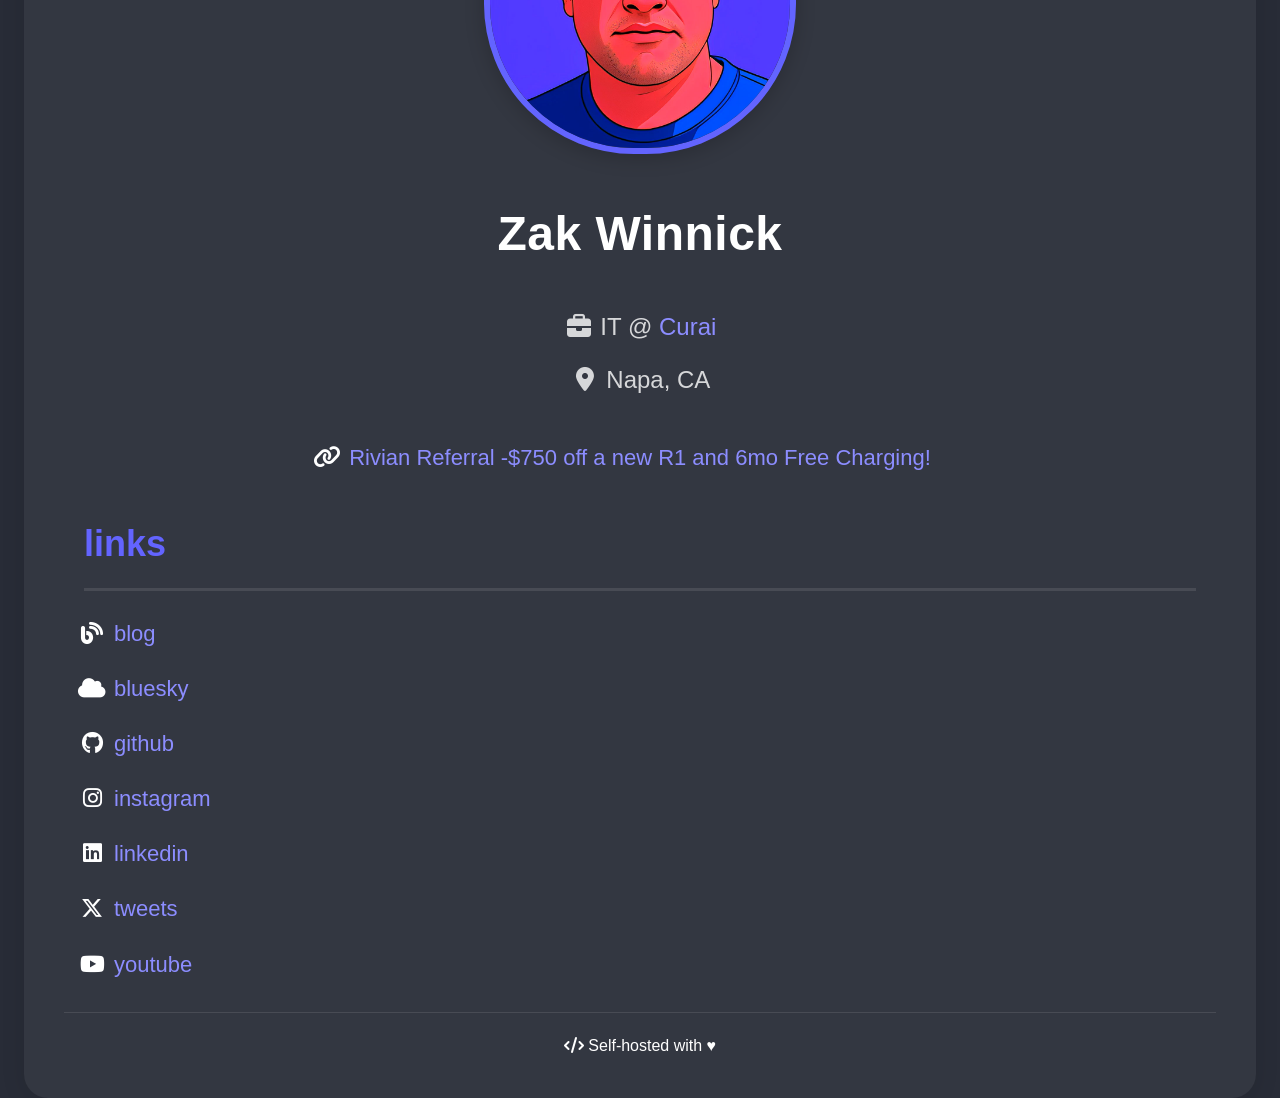
<file: index-old.html>
<!DOCTYPE html>
<html lang="en">
  <head>
    <title>Zak Winnick</title>
    <meta charset="utf-8">
    <meta property="og:type" content="website">
    <meta property="og:title" content="Zak Winnick">
    <meta property="og:description" content="The Digital Home of Zak Winnick">
    <meta name="viewport" content="width=device-width">
    <link rel="icon" href="/favicon.ico">
    <!-- Replace external Font Awesome with CDN version -->
    <link rel="stylesheet" href="https://cdnjs.cloudflare.com/ajax/libs/font-awesome/6.5.1/css/all.min.css">
    <script src="https://tinylytics.app/embed/2qbxxYNdr25dd_d4xNAC.js" defer></script>
    <style>
      /* Base styles */
      :root {
        --background-color: #282c37;
        --text-color: #fff;
        --link-color: #8c8dff;
        --accent-color: #6364ff;
      }

      html, body {
        height: 100%;
        margin: 0;
        padding: 0;
      }

      body {
        font-family: -apple-system, BlinkMacSystemFont, 'Segoe UI', Roboto, sans-serif;
        background-color: var(--background-color);
        color: var(--text-color);
        line-height: 1.6;
        display: flex;
        align-items: center;
        justify-content: center;
        min-height: 100vh;
      }

      main {
        max-width: 1200px;
        width: 90%;
        margin: 40px auto;
        padding: 60px;
        background: rgba(255, 255, 255, 0.05);
        border-radius: 24px;
        box-shadow: 0 4px 24px rgba(0, 0, 0, 0.1);
      }

      /* Profile styles */
      #profile-picture-container {
        text-align: center;
        margin-bottom: 20px;
      }

      #profile-picture {
        width: 300px;
        height: 300px;
        border-radius: 150px;
        border: 6px solid var(--accent-color);
        box-shadow: 0 4px 20px rgba(0, 0, 0, 0.2);
        transition: transform 0.3s ease;
        object-fit: cover;  /* Prevents image distortion */
      }

      #profile-picture:hover {
        transform: scale(1.05);
      }

      h1 {
        text-align: center;
        margin: 35px 0;
        font-size: 48px;
        letter-spacing: 0.5px;
        font-weight: 600;
      }

      .metadata {
        text-align: center;
        margin-bottom: 15px;
        color: rgba(255, 255, 255, 0.8);
        font-size: 24px;
      }

      /* Links section */
      #profile-items {
        margin-top: 40px;
        padding: 0 20px;
      }

      /* Desktop-only centering for referral link */
      @media (min-width: 769px) {
        #profile-items > ul:first-of-type {
          width: fit-content;
          margin: 0 auto;
        }
      }

      h2 {
        font-size: 36px;
        margin: 40px 0 25px;
        color: var(--accent-color);
        border-bottom: 3px solid rgba(255, 255, 255, 0.1);
        padding-bottom: 15px;
      }

      .fa-ul {
        margin-left: 30px;
        list-style-type: none;
        padding: 0;
      }

      .fa-ul li {
        margin-bottom: 20px;
        font-size: 22px;
      }

      .fa-li {
        left: -2em;
        position: absolute;
        text-align: center;
        width: 2em;
        line-height: inherit;
      }

      a {
        color: var(--link-color);
        text-decoration: none;
        transition: color 0.2s ease;
      }

      a:hover {
        color: var(--accent-color);
      }

      #footer {
        text-align: center;
        margin-top: 30px;
        padding-top: 20px;
        border-top: 1px solid rgba(255, 255, 255, 0.1);
      }

      #footer .fa-plug {
        transform: rotate(0deg);
        transition: all 0.3s ease;
      }

      #footer:hover .fa-plug {
        transform: rotate(90deg);
        transition: all 0.3s ease;
      }

      /* Responsive design */
      @media (max-width: 1300px) {
        main {
          max-width: 90%;
          padding: 40px;
        }
      }

      @media (max-width: 768px) {
        body {
          padding: 0;
        }
        
        main {
          width: 100%;
          margin: 0;
          padding: 40px 20px;
          border-radius: 0;
          min-height: 100vh;
        }

        #profile-picture-container {
          margin-top: 20px;
        }

        #profile-picture {
          width: 200px;
          height: 200px;
          border-radius: 100px;
          border-width: 4px;
        }

        h1 {
          font-size: 36px;
          margin: 25px 0;
        }

        .metadata {
          font-size: 18px;
        }

        h2 {
          font-size: 28px;
          margin: 30px 0 20px;
        }

        .fa-ul li {
          font-size: 18px;
          margin-bottom: 15px;
        }

        #profile-items {
          padding: 0 10px;
        }
      }

      @media (max-width: 480px) {
        main {
          padding: 20px 15px;
        }

        #profile-picture {
          width: 150px;
          height: 150px;
          border-radius: 75px;
        }

        h1 {
          font-size: 28px;
        }

        .metadata {
          font-size: 16px;
        }

        h2 {
          font-size: 24px;
        }

        .fa-ul li {
          font-size: 16px;
          margin-bottom: 12px;
        }

        .fa-ul {
          margin-left: 25px;
        }
      }
    </style>
  </head>
  <body>
    <main class="h-card">
      <div id="profile-picture-container">
        <img class="u-photo" alt="zak" id="profile-picture" src="/images/profile.jpg">
      </div>
      <h1 class="p-name" id="name">
        Zak Winnick
      </h1>
      <div class="metadata p-job-title" id="occupation">
        <i class="fa-solid fa-fw fa-briefcase"></i> IT @ <a class="u-url" rel="me" target="_blank" href="https://curaihealth.com">Curai</a>
      </div>
      <div class="metadata p-region" id="location">
        <i class="fa-solid fa-fw fa-location-dot"></i> Napa, CA
      </div>
      <div id="profile-items">
        <ul class="fa-ul">
          <li>
            <span class="fa-li"><i class="fa-solid fa-link"></i></span><a class="u-url" rel="me" target="_blank" href="https://zak.codetoadventure.com">Rivian Referral -$750 off a new R1 and 6mo Free Charging!</a>
          </li>
        </ul>
        <h2>links</h2>
        <ul class="fa-ul">
          <li>
            <span class="fa-li"><i class="fa-solid fa-blog"></i></span><a class="u-url" rel="me" target="_blank" href="https://zakwinnick.com">blog</a>
          </li>
          <li>
            <span class="fa-li"><i class="fa-solid fa-cloud"></i></span><a class="u-url" rel="me" target="_blank" href="https://bsky.app/profile/zakwinnick.com">bluesky</a>
          </li>
          <li>
            <span class="fa-li"><i class="fa-brands fa-github"></i></span><a class="u-url" rel="me" target="_blank" href="https://github.com/zakwinnick">github</a>
          </li>
          <li>
            <span class="fa-li"><i class="fa-brands fa-instagram"></i></span><a class="u-url" rel="me" target="_blank" href="https://instagram.com/zakwinnick">instagram</a>
          </li>
          <li>
            <span class="fa-li"><i class="fa-brands fa-linkedin"></i></span><a class="u-url" rel="me" target="_blank" href="https://linkedin.com/in/zakwinnick">linkedin</a>
          </li>
          <li>
            <span class="fa-li"><i class="fa-brands fa-x-twitter"></i></span><a class="u-url" rel="me" target="_blank" href="https://x.com/zakwinnick">tweets</a>
          </li>
          <li>
            <span class="fa-li"><i class="fa-brands fa-youtube"></i></span><a class="u-url" rel="me" target="_blank" href="https://youtube.com/@wyldwattage">youtube</a>
          </li>
        </ul>
      </div>
      <div id="footer">
        <i class="fa-solid fa-fw fa-code"></i> Self-hosted with ♥
      </div>
    </main>
  </body>
</html>
</file>
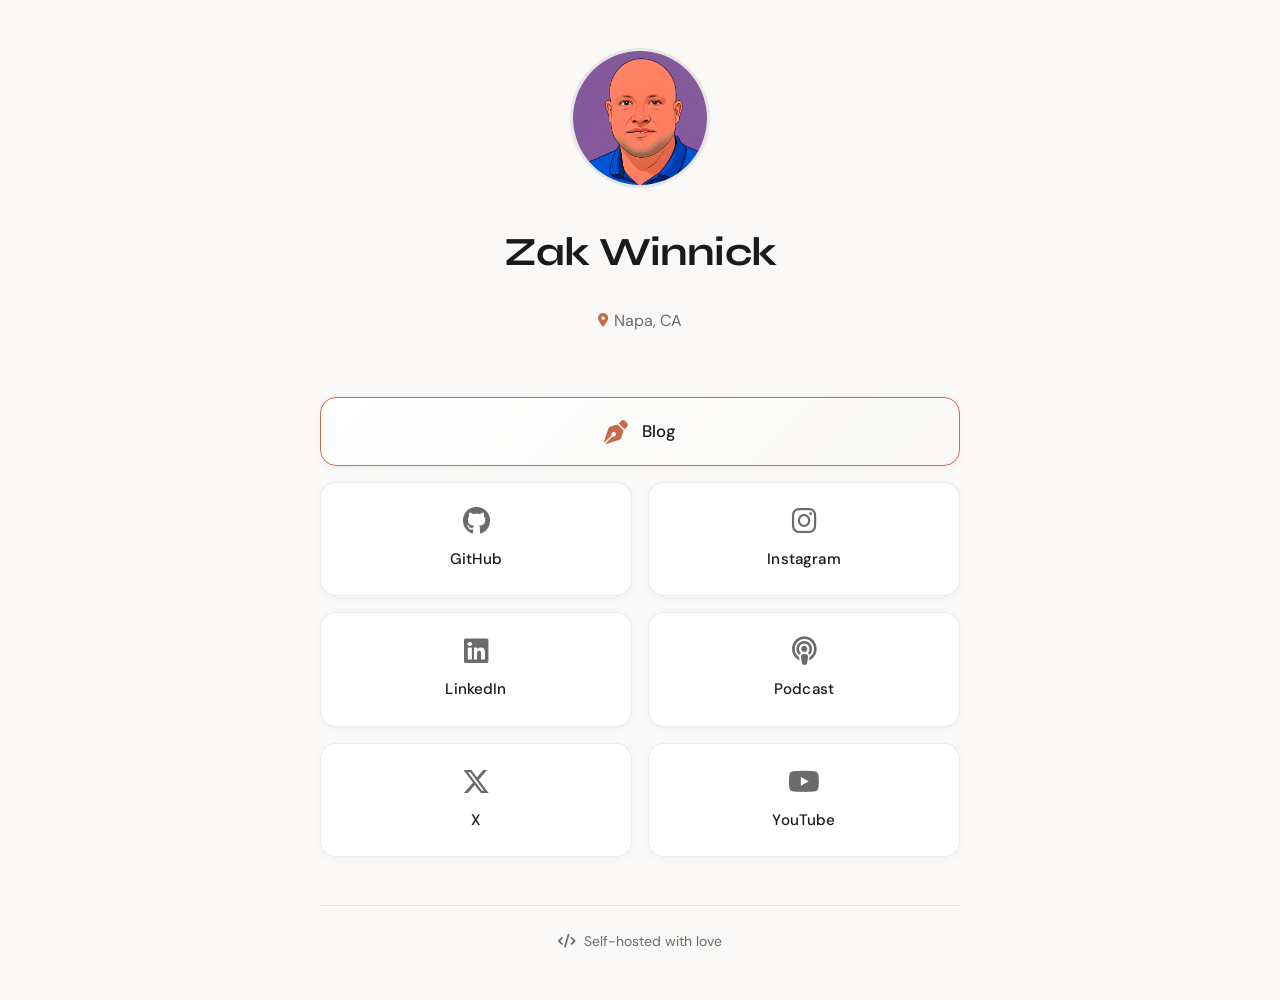
<file: old-index.html>
<!DOCTYPE html>
<html lang="en">
  <head>
    <title>Zak Winnick</title>
    <meta charset="utf-8">
    <meta property="og:type" content="website">
    <meta property="og:title" content="Zak Winnick">
    <meta property="og:description" content="The Digital Home of Zak Winnick">
    <meta name="viewport" content="width=device-width, initial-scale=1">
    <meta name="color-scheme" content="light dark">
    <link rel="icon" href="/favicon.ico">
    <link rel="preconnect" href="https://fonts.googleapis.com">
    <link rel="preconnect" href="https://fonts.gstatic.com" crossorigin>
    <link href="https://fonts.googleapis.com/css2?family=Syne:wght@600;700&family=DM+Sans:wght@400;500&display=swap" rel="stylesheet">
    <link rel="stylesheet" href="https://cdnjs.cloudflare.com/ajax/libs/font-awesome/6.5.1/css/all.min.css">
    <script src="https://tinylytics.app/embed/2qbxxYNdr25dd_d4xNAC.js" defer></script>
    <style>
      :root {
        --bg-primary: #faf9f7;
        --bg-card: #ffffff;
        --text-primary: #1a1a1a;
        --text-secondary: #6b6b6b;
        --accent: #c46d4d;
        --accent-hover: #a85a3d;
        --border: rgba(0, 0, 0, 0.08);
        --border-hover: rgba(0, 0, 0, 0.15);
        --shadow: 0 2px 8px rgba(0, 0, 0, 0.04);
        --shadow-hover: 0 8px 24px rgba(0, 0, 0, 0.08);
      }

      @media (prefers-color-scheme: dark) {
        :root {
          --bg-primary: #0f1419;
          --bg-card: #1a1f26;
          --text-primary: #f5f3ef;
          --text-secondary: #9ca3af;
          --accent: #e07a54;
          --accent-hover: #f08d67;
          --border: rgba(255, 255, 255, 0.08);
          --border-hover: rgba(255, 255, 255, 0.16);
          --shadow: 0 2px 8px rgba(0, 0, 0, 0.2);
          --shadow-hover: 0 12px 32px rgba(0, 0, 0, 0.3);
        }
      }

      *, *::before, *::after {
        box-sizing: border-box;
      }

      html, body {
        margin: 0;
        padding: 0;
        min-height: 100vh;
      }

      body {
        font-family: 'DM Sans', -apple-system, BlinkMacSystemFont, sans-serif;
        background-color: var(--bg-primary);
        color: var(--text-primary);
        line-height: 1.6;
        display: flex;
        flex-direction: column;
        align-items: center;
        justify-content: center;
        padding: 48px 24px;
      }

      main {
        max-width: 640px;
        width: 100%;
        animation: fadeIn 0.6s ease-out;
      }

      @keyframes fadeIn {
        from {
          opacity: 0;
          transform: translateY(12px);
        }
        to {
          opacity: 1;
          transform: translateY(0);
        }
      }

      /* Profile Section */
      .profile {
        text-align: center;
        margin-bottom: 48px;
      }

      .profile-image-wrap {
        position: relative;
        display: inline-block;
        margin-bottom: 24px;
      }

      .profile-image {
        width: 140px;
        height: 140px;
        border-radius: 50%;
        object-fit: cover;
        border: 3px solid var(--border);
        transition: transform 0.3s ease, border-color 0.3s ease;
        cursor: pointer;
      }

      .profile-image:hover {
        transform: scale(1.03);
        border-color: var(--accent);
      }

      .profile-name {
        font-family: 'Syne', sans-serif;
        font-size: 2.5rem;
        font-weight: 700;
        margin: 0 0 8px 0;
        letter-spacing: -0.02em;
      }

      .profile-location {
        color: var(--text-secondary);
        font-size: 1rem;
        font-weight: 400;
        display: inline-flex;
        align-items: center;
        gap: 6px;
      }

      .profile-location i {
        font-size: 0.85rem;
        color: var(--accent);
      }

      /* Links Grid */
      .links-section {
        margin-bottom: 48px;
      }

      .links-grid {
        display: grid;
        grid-template-columns: repeat(2, 1fr);
        gap: 16px;
      }

      .link-card {
        background: var(--bg-card);
        border: 1px solid var(--border);
        border-radius: 16px;
        padding: 24px 20px;
        text-decoration: none;
        color: var(--text-primary);
        display: flex;
        flex-direction: column;
        align-items: center;
        gap: 12px;
        transition: all 0.25s ease;
        box-shadow: var(--shadow);
        animation: cardIn 0.5s ease-out backwards;
      }

      .link-card:nth-child(1) { animation-delay: 0.1s; }
      .link-card:nth-child(2) { animation-delay: 0.15s; }
      .link-card:nth-child(3) { animation-delay: 0.2s; }
      .link-card:nth-child(4) { animation-delay: 0.25s; }
      .link-card:nth-child(5) { animation-delay: 0.3s; }
      .link-card:nth-child(6) { animation-delay: 0.35s; }
      .link-card:nth-child(7) { animation-delay: 0.4s; }

      @keyframes cardIn {
        from {
          opacity: 0;
          transform: translateY(16px);
        }
        to {
          opacity: 1;
          transform: translateY(0);
        }
      }

      .link-card:hover {
        border-color: var(--border-hover);
        box-shadow: var(--shadow-hover);
        transform: translateY(-4px);
      }

      .link-card:hover .link-icon {
        color: var(--accent);
        transform: scale(1.1);
      }

      .link-icon {
        font-size: 1.75rem;
        color: var(--text-secondary);
        transition: all 0.25s ease;
      }

      .link-label {
        font-size: 0.95rem;
        font-weight: 500;
        letter-spacing: 0.01em;
      }

      /* Featured card (spans full width) - for blog */
      .link-card.featured {
        grid-column: 1 / -1;
        flex-direction: row;
        justify-content: center;
        padding: 20px 28px;
        gap: 14px;
        background: linear-gradient(135deg, var(--bg-card) 0%, var(--bg-primary) 100%);
        border-color: var(--accent);
        border-width: 1.5px;
      }

      .link-card.featured .link-icon {
        font-size: 1.5rem;
        color: var(--accent);
      }

      .link-card.featured .link-label {
        font-size: 1.05rem;
      }

      .link-card.featured:hover .link-icon {
        transform: translateX(-2px);
      }

      /* Footer */
      footer {
        text-align: center;
        color: var(--text-secondary);
        font-size: 0.875rem;
        padding-top: 24px;
        border-top: 1px solid var(--border);
        animation: fadeIn 0.6s ease-out 0.5s backwards;
      }

      footer i {
        margin-right: 4px;
        transition: transform 0.3s ease;
      }

      footer:hover i {
        transform: rotate(15deg);
      }

      /* Responsive */
      @media (max-width: 480px) {
        body {
          padding: 32px 16px;
        }

        .profile {
          margin-bottom: 36px;
        }

        .profile-image {
          width: 120px;
          height: 120px;
        }

        .profile-name {
          font-size: 2rem;
        }

        .links-grid {
          gap: 12px;
        }

        .link-card {
          padding: 20px 16px;
          border-radius: 14px;
        }

        .link-icon {
          font-size: 1.5rem;
        }

        .link-label {
          font-size: 0.875rem;
        }

        .link-card.featured {
          padding: 16px 20px;
        }
      }
    </style>
  </head>
  <body>
    <main class="h-card">
      <section class="profile">
        <div class="profile-image-wrap">
          <img
            class="profile-image u-photo"
            alt="Zak Winnick"
            id="profile-picture"
            src="/images/profile.jpg"
          >
        </div>
        <h1 class="profile-name p-name">Zak Winnick</h1>
        <p class="profile-location p-region">
          <i class="fa-solid fa-location-dot"></i>
          Napa, CA
        </p>
      </section>

      <section class="links-section">
        <div class="links-grid">
          <a href="https://zakwinnick.com" target="_blank" rel="me" class="link-card featured u-url">
            <i class="fa-solid fa-pen-nib link-icon"></i>
            <span class="link-label">Blog</span>
          </a>

          <a href="https://github.com/zakwinnick" target="_blank" rel="me" class="link-card u-url">
            <i class="fa-brands fa-github link-icon"></i>
            <span class="link-label">GitHub</span>
          </a>

          <a href="https://instagram.com/wyldwattage" target="_blank" rel="me" class="link-card u-url">
            <i class="fa-brands fa-instagram link-icon"></i>
            <span class="link-label">Instagram</span>
          </a>

          <a href="https://linkedin.com/in/zakwinnick" target="_blank" rel="me" class="link-card u-url">
            <i class="fa-brands fa-linkedin link-icon"></i>
            <span class="link-label">LinkedIn</span>
          </a>

          <a href="https://podcast.rivianclubs.org" target="_blank" rel="me" class="link-card u-url">
            <i class="fa-solid fa-podcast link-icon"></i>
            <span class="link-label">Podcast</span>
          </a>

          <a href="https://x.com/zakwinnick" target="_blank" rel="me" class="link-card u-url">
            <i class="fa-brands fa-x-twitter link-icon"></i>
            <span class="link-label">X</span>
          </a>

          <a href="https://youtube.com/@wyldwattage" target="_blank" rel="me" class="link-card u-url">
            <i class="fa-brands fa-youtube link-icon"></i>
            <span class="link-label">YouTube</span>
          </a>
        </div>
      </section>

      <footer>
        <i class="fa-solid fa-code"></i> Self-hosted with love
      </footer>
    </main>

    <script>
      const profileImages = [
        '/images/profile.jpg',
        '/images/profile-2.jpg',
        '/images/profile-3.jpg'
      ];

      function getRandomImage() {
        return profileImages[Math.floor(Math.random() * profileImages.length)];
      }

      window.addEventListener('DOMContentLoaded', () => {
        document.getElementById('profile-picture').src = getRandomImage();
      });

      document.getElementById('profile-picture').addEventListener('click', function() {
        this.src = getRandomImage();
      });
    </script>
  </body>
</html>
</file>
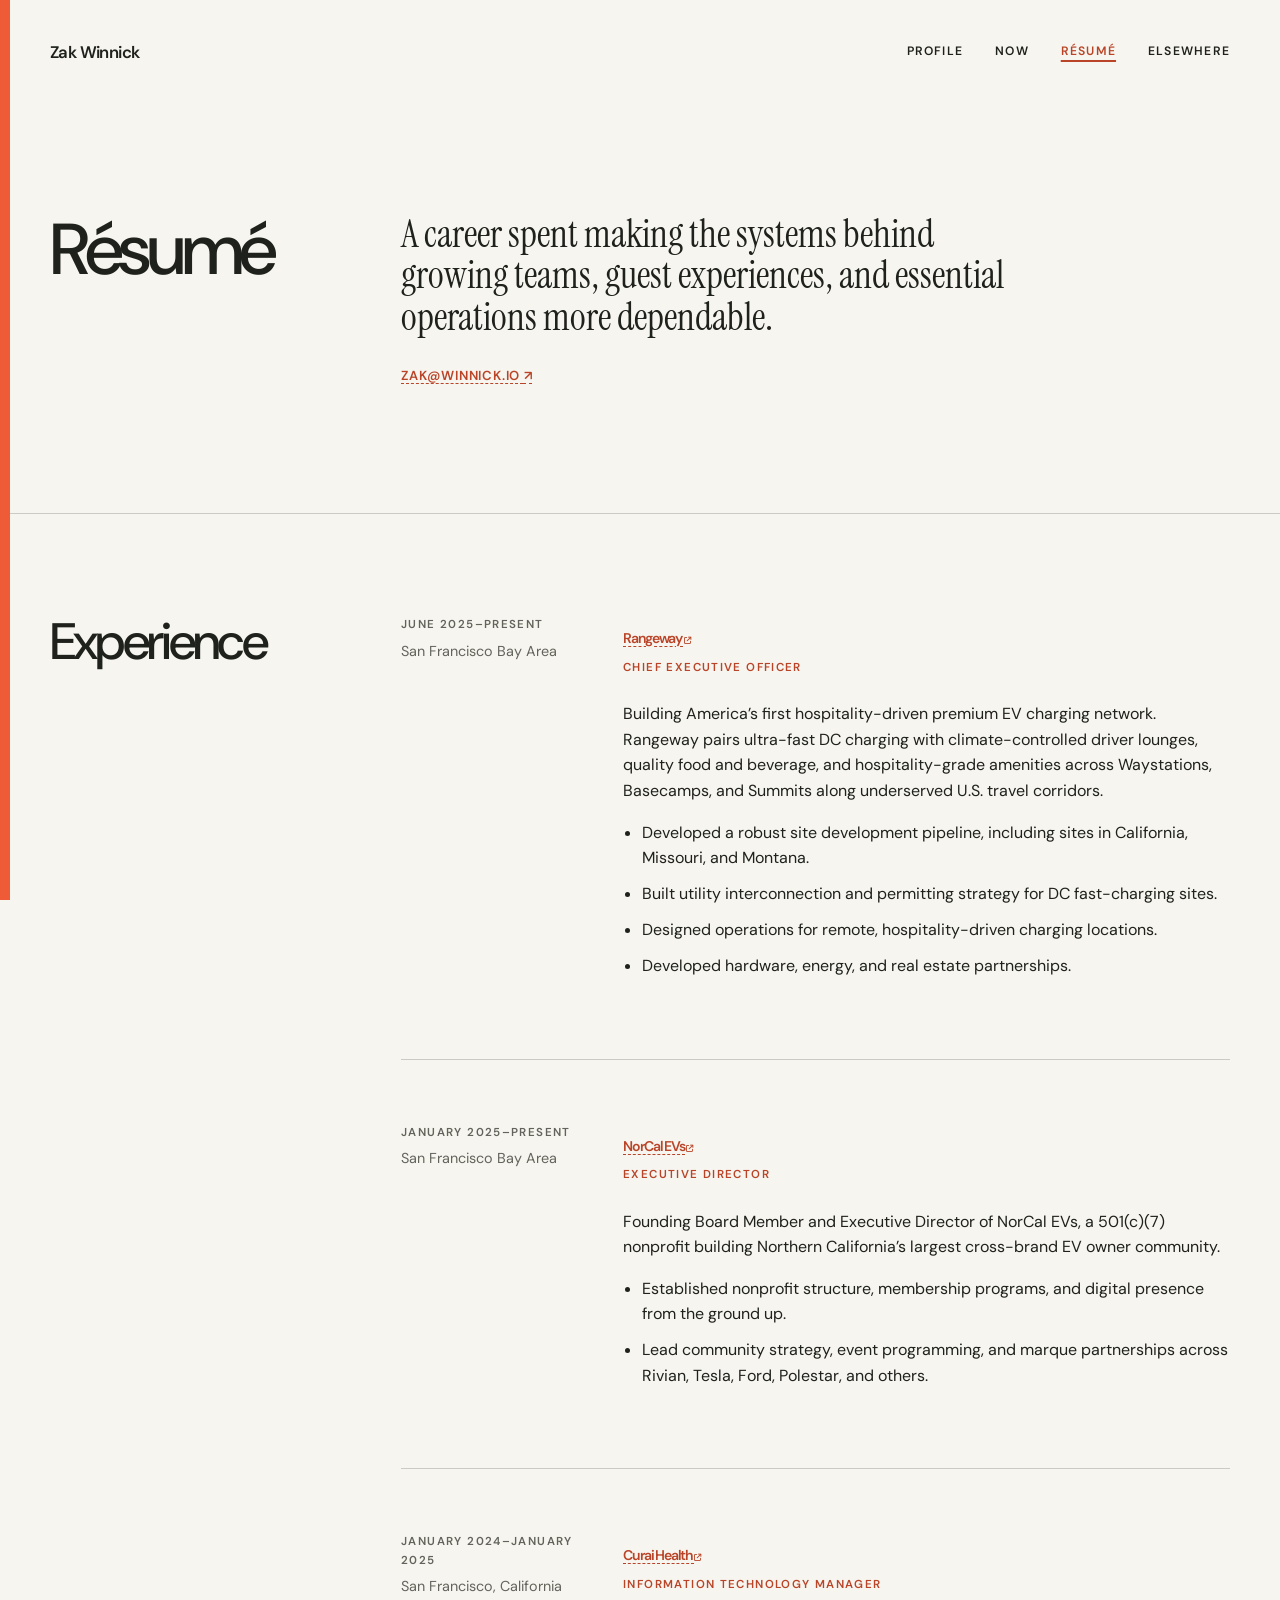
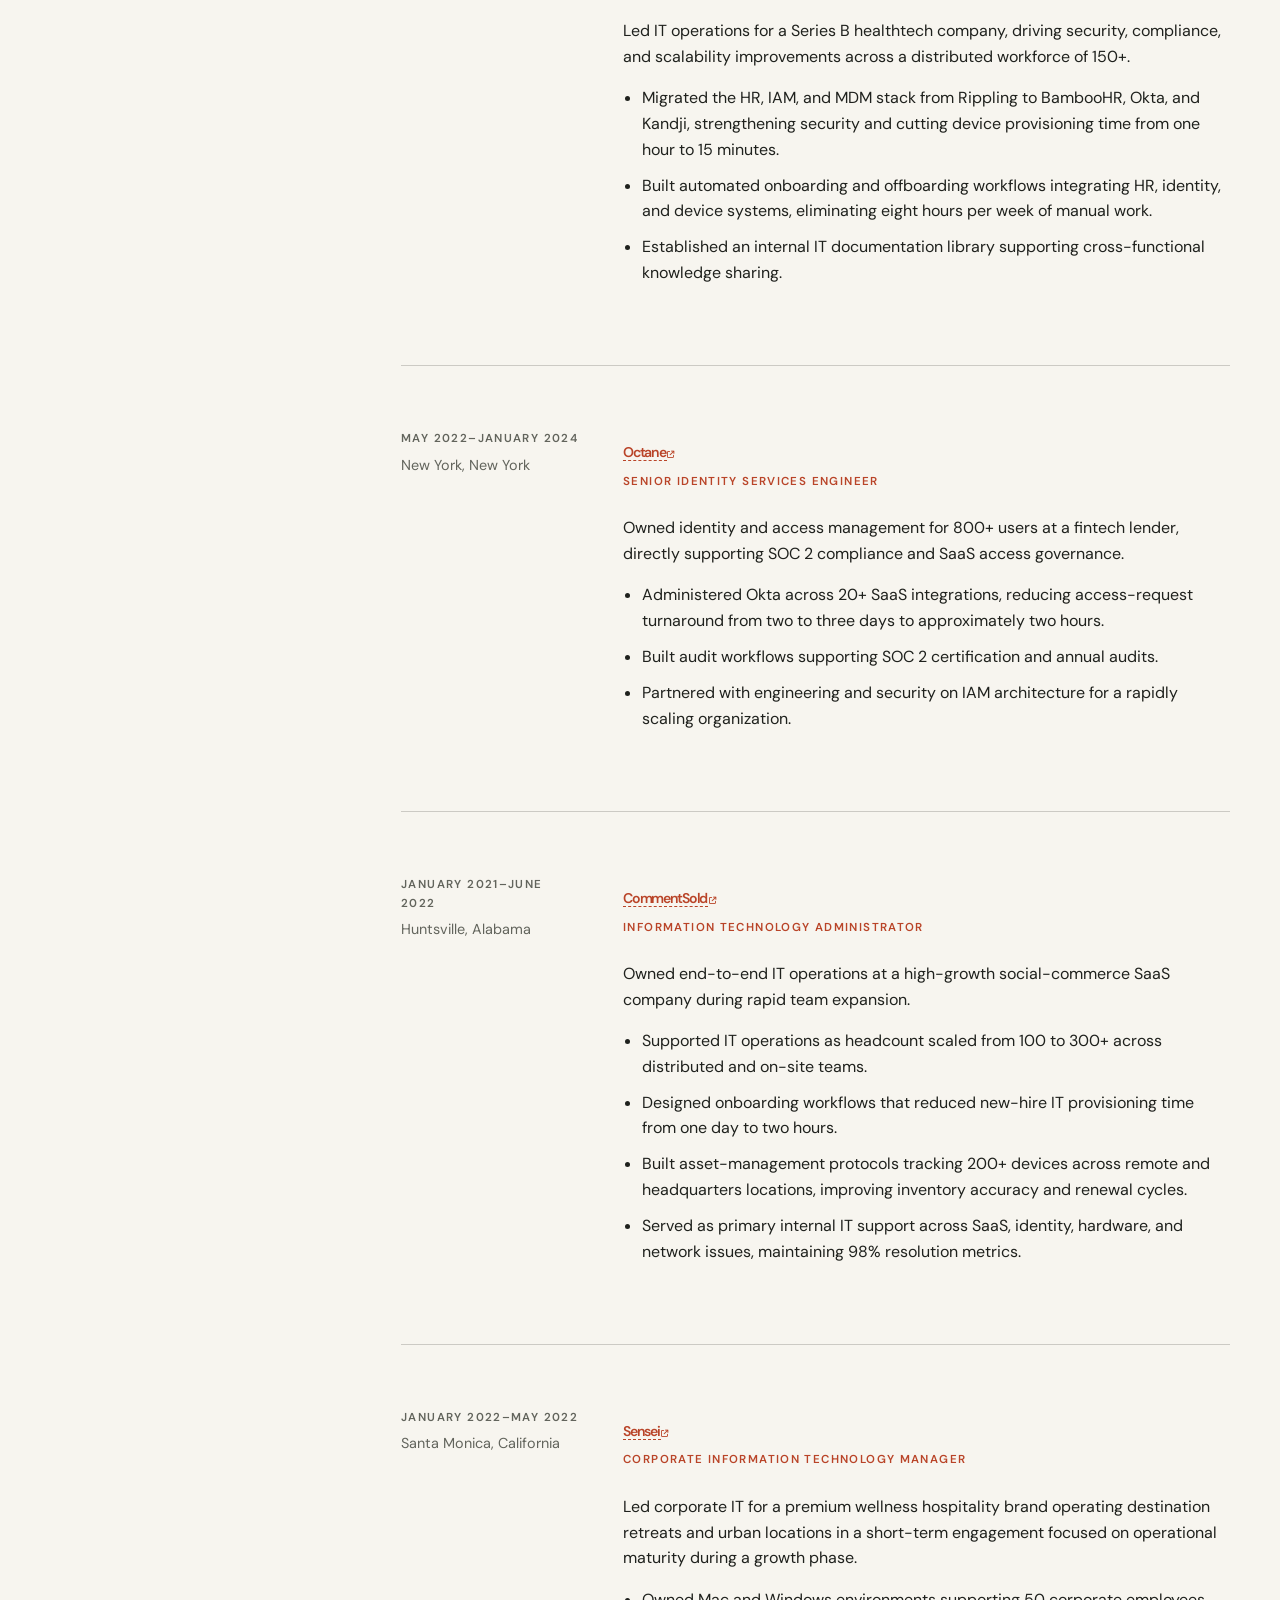
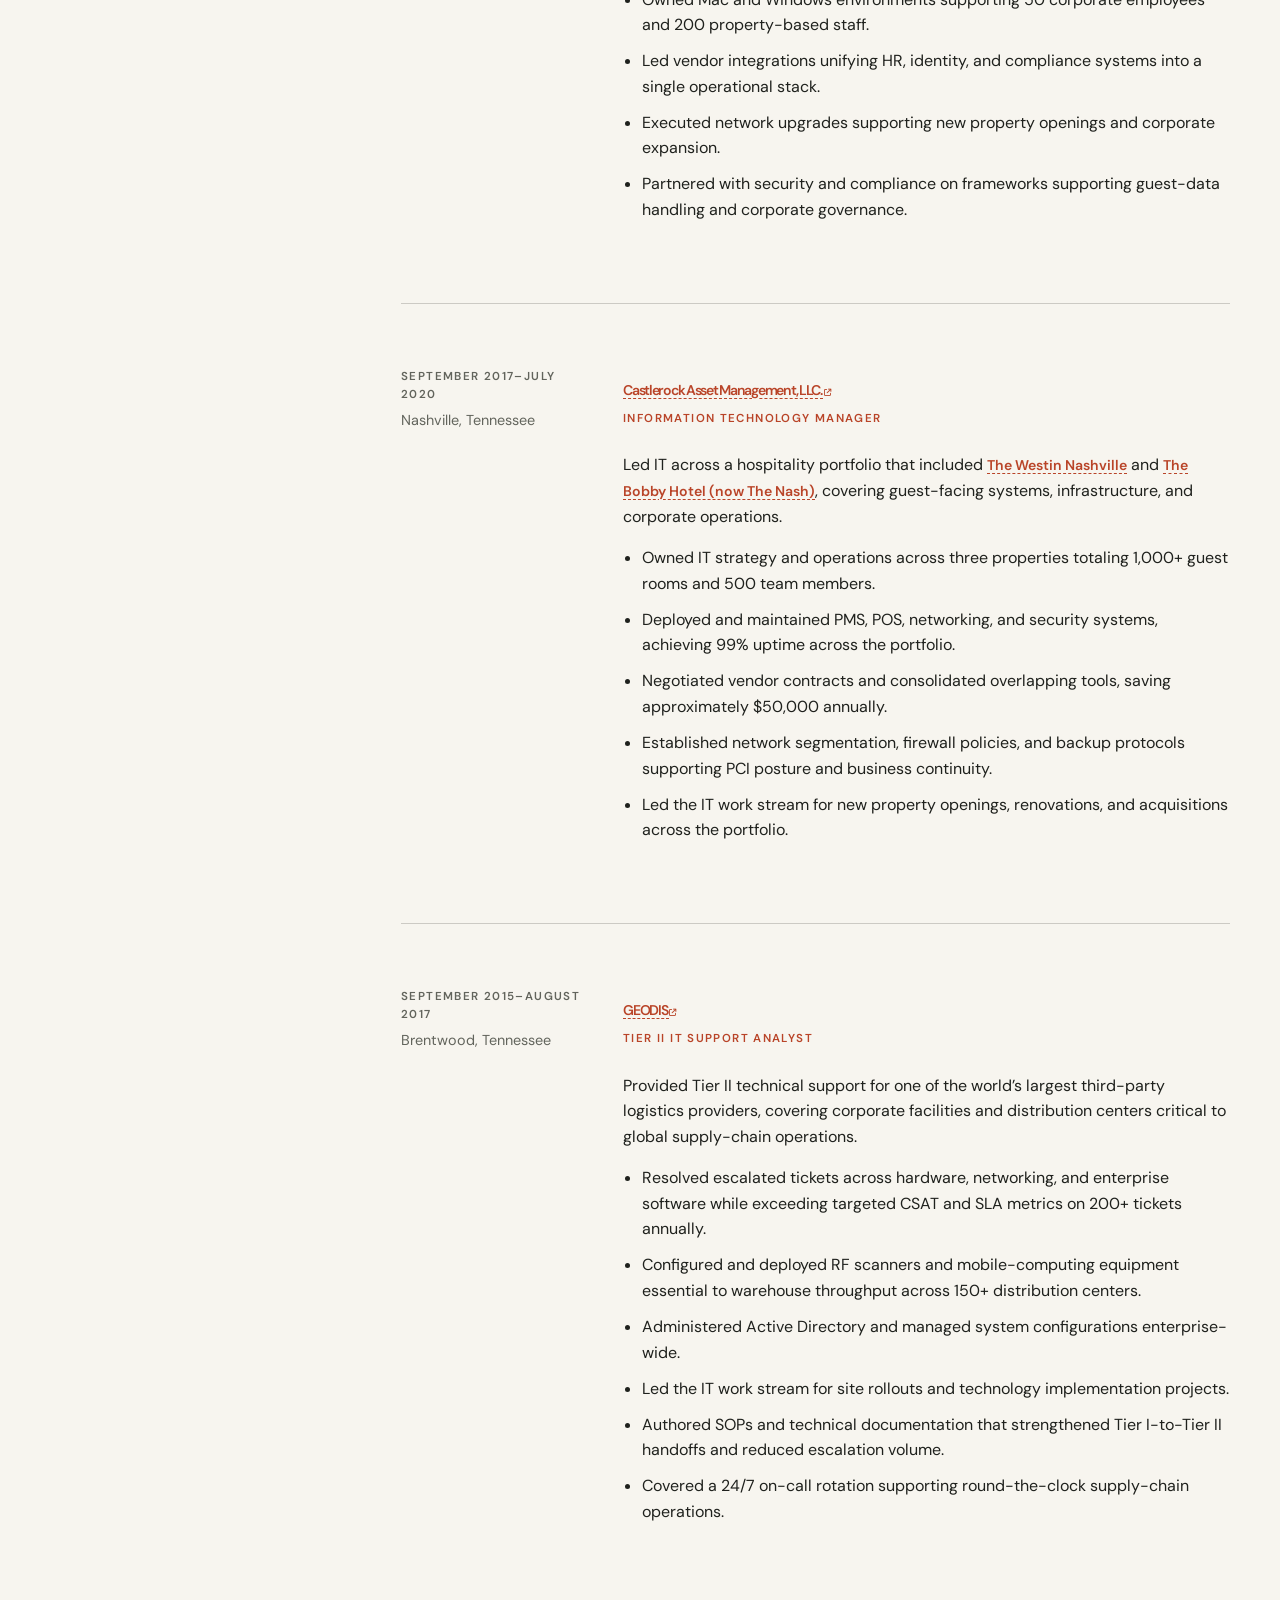
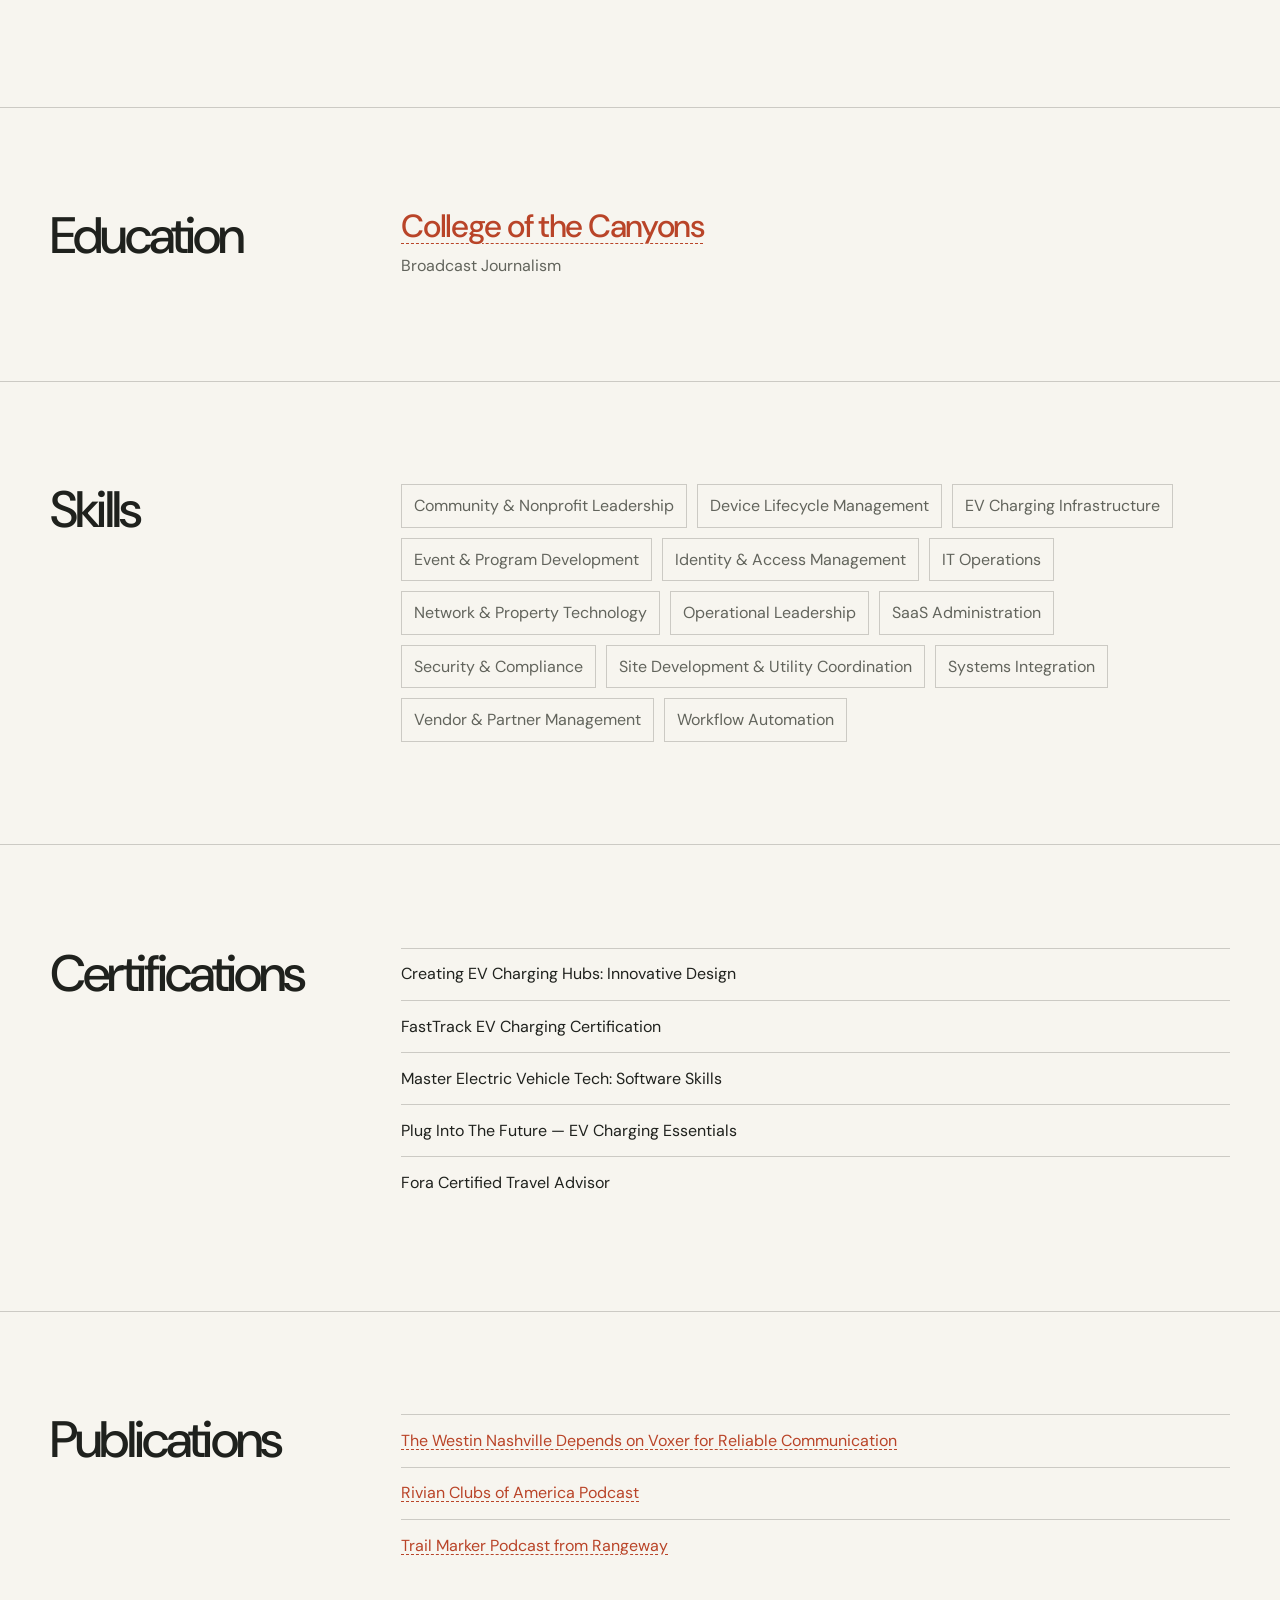
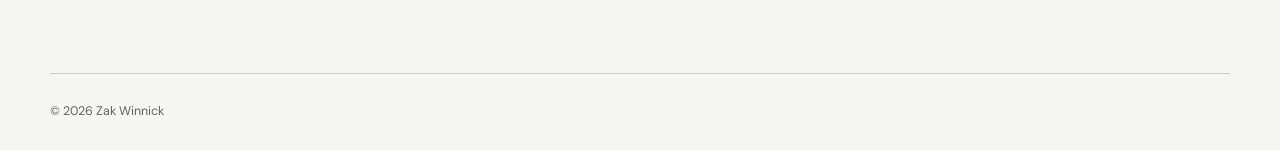
<file: resume.html>
<!doctype html>
<html lang="en">
  <head>
    <meta charset="utf-8">
    <meta name="viewport" content="width=device-width, initial-scale=1">
    <title>Résumé · Zak Winnick</title>
    <meta name="description" content="Zak Winnick’s experience across technology, hospitality, SaaS, fintech, healthtech, logistics, electric mobility, and community leadership.">
    <meta name="theme-color" media="(prefers-color-scheme: light)" content="#f7f5ef">
    <meta name="theme-color" media="(prefers-color-scheme: dark)" content="#23231f">
    <link rel="icon" href="favicon.svg" type="image/svg+xml">
    <link rel="preconnect" href="https://fonts.googleapis.com">
    <link rel="preconnect" href="https://fonts.gstatic.com" crossorigin>
    <link href="https://fonts.googleapis.com/css2?family=DM+Sans:opsz,wght@9..40,400;9..40,500;9..40,600&amp;family=Instrument+Serif:ital@0;1&amp;display=swap" rel="stylesheet">
    <link rel="stylesheet" href="https://cdnjs.cloudflare.com/ajax/libs/font-awesome/6.7.2/css/all.min.css">
    <link rel="stylesheet" href="styles.css">
    <script type="module" src="site.js"></script>
  </head>
  <body>
    <a class="skip-link" href="#main">Skip to content</a>
    <div class="edge-accent" aria-hidden="true"></div>
    <header class="site-header shell">
      <a class="nameplate" href="index.html" aria-label="Zak Winnick, home">Zak Winnick</a>
      <nav class="site-nav" aria-label="Primary navigation">
        <a href="index.html#profile">Profile</a>
        <a href="index.html#now">Now</a>
        <a href="resume.html" aria-current="page">Résumé</a>
        <a href="index.html#elsewhere">Elsewhere</a>
      </nav>
    </header>

    <main id="main">
      <section class="resume-intro shell">
        <h1>Résumé</h1>
        <div class="resume-summary">
          <p>A career spent making the systems behind growing teams, guest experiences, and essential operations more dependable.</p>
          <a href="mailto:zak@winnick.io">zak@winnick.io <span aria-hidden="true">↗</span></a>
        </div>
      </section>

      <section class="resume-section" aria-labelledby="experience-title">
        <div class="shell">
          <h2 id="experience-title">Experience</h2>
          <div class="experience-list">
            <article class="experience">
              <div class="meta">
                <p class="resume-period">June 2025–Present</p>
                <p>San Francisco Bay Area</p>
              </div>
              <div class="role">
                <h3><a href="https://rangeway.co/" target="_blank" rel="noopener noreferrer">Rangeway <i class="fa-solid fa-arrow-up-right-from-square" aria-hidden="true"></i></a></h3>
                <p class="role-title">Chief Executive Officer</p>
                <p>Building America’s first hospitality-driven premium EV charging network. Rangeway pairs ultra-fast DC charging with climate-controlled driver lounges, quality food and beverage, and hospitality-grade amenities across Waystations, Basecamps, and Summits along underserved U.S. travel corridors.</p>
                <ul>
                  <li>Developed a robust site development pipeline, including sites in California, Missouri, and Montana.</li>
                  <li>Built utility interconnection and permitting strategy for DC fast-charging sites.</li>
                  <li>Designed operations for remote, hospitality-driven charging locations.</li>
                  <li>Developed hardware, energy, and real estate partnerships.</li>
                </ul>
              </div>
            </article>

            <article class="experience">
              <div class="meta">
                <p class="resume-period">January 2025–Present</p>
                <p>San Francisco Bay Area</p>
              </div>
              <div class="role">
                <h3><a href="https://norcalevs.org/" target="_blank" rel="noopener noreferrer">NorCal EVs <i class="fa-solid fa-arrow-up-right-from-square" aria-hidden="true"></i></a></h3>
                <p class="role-title">Executive Director</p>
                <p>Founding Board Member and Executive Director of NorCal EVs, a 501(c)(7) nonprofit building Northern California’s largest cross-brand EV owner community.</p>
                <ul>
                  <li>Established nonprofit structure, membership programs, and digital presence from the ground up.</li>
                  <li>Lead community strategy, event programming, and marque partnerships across Rivian, Tesla, Ford, Polestar, and others.</li>
                </ul>
              </div>
            </article>

            <article class="experience">
              <div class="meta">
                <p class="resume-period">January 2024–January 2025</p>
                <p>San Francisco, California</p>
              </div>
              <div class="role">
                <h3><a href="https://curaihealth.com/" target="_blank" rel="noopener noreferrer">Curai Health <i class="fa-solid fa-arrow-up-right-from-square" aria-hidden="true"></i></a></h3>
                <p class="role-title">Information Technology Manager</p>
                <p>Led IT operations for a Series B healthtech company, driving security, compliance, and scalability improvements across a distributed workforce of 150+.</p>
                <ul>
                  <li>Migrated the HR, IAM, and MDM stack from Rippling to BambooHR, Okta, and Kandji, strengthening security and cutting device provisioning time from one hour to 15 minutes.</li>
                  <li>Built automated onboarding and offboarding workflows integrating HR, identity, and device systems, eliminating eight hours per week of manual work.</li>
                  <li>Established an internal IT documentation library supporting cross-functional knowledge sharing.</li>
                </ul>
              </div>
            </article>

            <article class="experience">
              <div class="meta">
                <p class="resume-period">May 2022–January 2024</p>
                <p>New York, New York</p>
              </div>
              <div class="role">
                <h3><a href="https://octane.co/" target="_blank" rel="noopener noreferrer">Octane <i class="fa-solid fa-arrow-up-right-from-square" aria-hidden="true"></i></a></h3>
                <p class="role-title">Senior Identity Services Engineer</p>
                <p>Owned identity and access management for 800+ users at a fintech lender, directly supporting SOC 2 compliance and SaaS access governance.</p>
                <ul>
                  <li>Administered Okta across 20+ SaaS integrations, reducing access-request turnaround from two to three days to approximately two hours.</li>
                  <li>Built audit workflows supporting SOC 2 certification and annual audits.</li>
                  <li>Partnered with engineering and security on IAM architecture for a rapidly scaling organization.</li>
                </ul>
              </div>
            </article>

            <article class="experience">
              <div class="meta">
                <p class="resume-period">January 2021–June 2022</p>
                <p>Huntsville, Alabama</p>
              </div>
              <div class="role">
                <h3><a href="https://commentsold.com/" target="_blank" rel="noopener noreferrer">CommentSold <i class="fa-solid fa-arrow-up-right-from-square" aria-hidden="true"></i></a></h3>
                <p class="role-title">Information Technology Administrator</p>
                <p>Owned end-to-end IT operations at a high-growth social-commerce SaaS company during rapid team expansion.</p>
                <ul>
                  <li>Supported IT operations as headcount scaled from 100 to 300+ across distributed and on-site teams.</li>
                  <li>Designed onboarding workflows that reduced new-hire IT provisioning time from one day to two hours.</li>
                  <li>Built asset-management protocols tracking 200+ devices across remote and headquarters locations, improving inventory accuracy and renewal cycles.</li>
                  <li>Served as primary internal IT support across SaaS, identity, hardware, and network issues, maintaining 98% resolution metrics.</li>
                </ul>
              </div>
            </article>

            <article class="experience">
              <div class="meta">
                <p class="resume-period">January 2022–May 2022</p>
                <p>Santa Monica, California</p>
              </div>
              <div class="role">
                <h3><a href="https://sensei.com/" target="_blank" rel="noopener noreferrer">Sensei <i class="fa-solid fa-arrow-up-right-from-square" aria-hidden="true"></i></a></h3>
                <p class="role-title">Corporate Information Technology Manager</p>
                <p>Led corporate IT for a premium wellness hospitality brand operating destination retreats and urban locations in a short-term engagement focused on operational maturity during a growth phase.</p>
                <ul>
                  <li>Owned Mac and Windows environments supporting 50 corporate employees and 200 property-based staff.</li>
                  <li>Led vendor integrations unifying HR, identity, and compliance systems into a single operational stack.</li>
                  <li>Executed network upgrades supporting new property openings and corporate expansion.</li>
                  <li>Partnered with security and compliance on frameworks supporting guest-data handling and corporate governance.</li>
                </ul>
              </div>
            </article>

            <article class="experience">
              <div class="meta">
                <p class="resume-period">September 2017–July 2020</p>
                <p>Nashville, Tennessee</p>
              </div>
              <div class="role">
                <h3><a href="https://www.castlerockam.com/" target="_blank" rel="noopener noreferrer">Castlerock Asset Management, LLC. <i class="fa-solid fa-arrow-up-right-from-square" aria-hidden="true"></i></a></h3>
                <p class="role-title">Information Technology Manager</p>
                <p>Led IT across a hospitality portfolio that included <a href="https://westinnashville.com" target="_blank" rel="noopener noreferrer">The Westin Nashville</a> and <a href="https://www.opalcollection.com/nashville/" target="_blank" rel="noopener noreferrer">The Bobby Hotel (now The Nash)</a>, covering guest-facing systems, infrastructure, and corporate operations.</p>
                <ul>
                  <li>Owned IT strategy and operations across three properties totaling 1,000+ guest rooms and 500 team members.</li>
                  <li>Deployed and maintained PMS, POS, networking, and security systems, achieving 99% uptime across the portfolio.</li>
                  <li>Negotiated vendor contracts and consolidated overlapping tools, saving approximately $50,000 annually.</li>
                  <li>Established network segmentation, firewall policies, and backup protocols supporting PCI posture and business continuity.</li>
                  <li>Led the IT work stream for new property openings, renovations, and acquisitions across the portfolio.</li>
                </ul>
              </div>
            </article>

            <article class="experience">
              <div class="meta">
                <p class="resume-period">September 2015–August 2017</p>
                <p>Brentwood, Tennessee</p>
              </div>
              <div class="role">
                <h3><a href="https://geodis.com/" target="_blank" rel="noopener noreferrer">GEODIS <i class="fa-solid fa-arrow-up-right-from-square" aria-hidden="true"></i></a></h3>
                <p class="role-title">Tier II IT Support Analyst</p>
                <p>Provided Tier II technical support for one of the world’s largest third-party logistics providers, covering corporate facilities and distribution centers critical to global supply-chain operations.</p>
                <ul>
                  <li>Resolved escalated tickets across hardware, networking, and enterprise software while exceeding targeted CSAT and SLA metrics on 200+ tickets annually.</li>
                  <li>Configured and deployed RF scanners and mobile-computing equipment essential to warehouse throughput across 150+ distribution centers.</li>
                  <li>Administered Active Directory and managed system configurations enterprise-wide.</li>
                  <li>Led the IT work stream for site rollouts and technology implementation projects.</li>
                  <li>Authored SOPs and technical documentation that strengthened Tier I-to-Tier II handoffs and reduced escalation volume.</li>
                  <li>Covered a 24/7 on-call rotation supporting round-the-clock supply-chain operations.</li>
                </ul>
              </div>
            </article>
          </div>
        </div>
      </section>

      <section class="resume-section" aria-labelledby="education-title">
        <div class="shell">
          <h2 id="education-title">Education</h2>
          <div class="education">
            <h3><a href="https://canyons.edu" target="_blank" rel="noopener noreferrer">College of the Canyons</a></h3>
            <p>Broadcast Journalism</p>
          </div>
        </div>
      </section>

      <section class="resume-section" aria-labelledby="skills-title">
        <div class="shell">
          <h2 id="skills-title">Skills</h2>
          <div class="skills">
            <span>Community &amp; Nonprofit Leadership</span>
            <span>Device Lifecycle Management</span>
            <span>EV Charging Infrastructure</span>
            <span>Event &amp; Program Development</span>
            <span>Identity &amp; Access Management</span>
            <span>IT Operations</span>
            <span>Network &amp; Property Technology</span>
            <span>Operational Leadership</span>
            <span>SaaS Administration</span>
            <span>Security &amp; Compliance</span>
            <span>Site Development &amp; Utility Coordination</span>
            <span>Systems Integration</span>
            <span>Vendor &amp; Partner Management</span>
            <span>Workflow Automation</span>
          </div>
        </div>
      </section>

      <section class="resume-section" aria-labelledby="certifications-title">
        <div class="shell">
          <h2 id="certifications-title">Certifications</h2>
          <ul class="support-list">
            <li>Creating EV Charging Hubs: Innovative Design</li>
            <li>FastTrack EV Charging Certification</li>
            <li>Master Electric Vehicle Tech: Software Skills</li>
            <li>Plug Into The Future — EV Charging Essentials</li>
            <li>Fora Certified Travel Advisor</li>
          </ul>
        </div>
      </section>

      <section class="resume-section" aria-labelledby="publications-title">
        <div class="shell">
          <h2 id="publications-title">Publications</h2>
          <ul class="support-list">
            <li><a href="https://www.voxer.com/assets/images/Westin-Case-Study.pdf" target="_blank" rel="noopener noreferrer">The Westin Nashville Depends on Voxer for Reliable Communication</a></li>
            <li><a href="https://podcast.rivianclubs.org" target="_blank" rel="noopener noreferrer">Rivian Clubs of America Podcast</a></li>
            <li><a href="https://podcast.rangeway.co" target="_blank" rel="noopener noreferrer">Trail Marker Podcast from Rangeway</a></li>
          </ul>
        </div>
      </section>
    </main>

    <footer class="site-footer shell">© <span data-copyright-year>2026</span> Zak Winnick</footer>
  </body>
</html>
</file>
<file: styles.css>
:root {
  color-scheme: light dark;
  --bg: #f7f5ef;
  --surface: #eeece5;
  --fg: #1f211d;
  --muted: #62645c;
  --accent: #ef5b36;
  --accent-text: #b94428;
  --rule: rgba(31, 33, 29, 0.2);
  --sans: "DM Sans", sans-serif;
  --serif: "Instrument Serif", Georgia, serif;
}

@media (prefers-color-scheme: dark) {
  :root {
    --bg: #23231f;
    --surface: #292925;
    --fg: #f1ede4;
    --muted: #bcb8ae;
    --accent: #ff7048;
    --accent-text: #ff7048;
    --rule: rgba(241, 237, 228, 0.18);
  }
}

*,
*::before,
*::after {
  box-sizing: border-box;
}

html {
  scroll-behavior: smooth;
  scroll-padding-top: 6rem;
}

body {
  margin: 0;
  background: var(--bg);
  color: var(--fg);
  font-family: var(--sans);
  font-size: 1rem;
  line-height: 1.6;
  text-rendering: optimizeLegibility;
}

img {
  display: block;
  max-width: 100%;
}

a {
  color: inherit;
  text-decoration-thickness: 0.08em;
  text-underline-offset: 0.2em;
}

a:hover {
  color: var(--accent-text);
}

a:focus-visible,
button:focus-visible {
  outline: 2px solid var(--accent-text);
  outline-offset: 4px;
}

h1,
h2,
h3,
p {
  margin-top: 0;
}

h1,
h2,
h3 {
  line-height: 1;
}

.skip-link {
  position: fixed;
  top: 0.75rem;
  left: 50%;
  z-index: 100;
  padding: 0.65rem 1rem;
  background: var(--fg);
  color: var(--bg);
  transform: translate(-50%, -200%);
}

.skip-link:focus {
  color: var(--bg);
  transform: translate(-50%, 0);
}

.edge-accent {
  position: fixed;
  inset: 0 auto 0 0;
  z-index: 20;
  width: 10px;
  background: var(--accent);
}

.shell {
  width: min(1180px, calc(100% - 80px));
  margin-inline: auto;
}

.site-header {
  display: flex;
  min-height: 6.5rem;
  align-items: center;
  justify-content: space-between;
  gap: 2rem;
}

.nameplate {
  font-size: 1.05rem;
  font-weight: 600;
  letter-spacing: -0.035em;
  text-decoration: none;
}

.site-nav {
  display: flex;
  flex-wrap: wrap;
  justify-content: flex-end;
  gap: clamp(1rem, 2.5vw, 2.25rem);
}

.site-nav a {
  display: inline-flex;
  min-height: 2.75rem;
  align-items: center;
  font-size: 0.76rem;
  font-weight: 600;
  letter-spacing: 0.1em;
  text-decoration: none;
  text-transform: uppercase;
}

.site-nav a[aria-current="page"] {
  color: var(--accent-text);
  text-decoration: underline;
  text-decoration-thickness: 0.14em;
  text-underline-offset: 0.45em;
}

.hero {
  display: grid;
  min-height: 690px;
  grid-template-columns: minmax(0, 1.15fr) minmax(330px, 0.85fr);
  align-items: center;
  gap: clamp(48px, 7vw, 96px);
  padding: 72px 0 84px;
}

.eyebrow,
.role-context,
.role-title,
.resume-period {
  font-size: 0.72rem;
  font-weight: 600;
  letter-spacing: 0.12em;
  text-transform: uppercase;
}

.eyebrow {
  margin-bottom: 1.5rem;
  color: var(--muted);
}

.hero h1 {
  margin: 0 0 22px;
  font-size: clamp(54px, 5vw, 72px);
  font-weight: 500;
  letter-spacing: -0.055em;
  line-height: 0.98;
}

.tagline {
  margin: 0 0 32px;
  font-family: var(--serif);
  font-size: clamp(30px, 3vw, 40px);
  line-height: 1.08;
}

.intro {
  max-width: 34rem;
  margin-bottom: 2rem;
  font-size: clamp(1.08rem, 1.6vw, 1.28rem);
  line-height: 1.5;
}

.text-link {
  display: inline-flex;
  align-items: center;
  gap: 0.55rem;
  color: var(--accent-text);
  font-size: 0.82rem;
  font-weight: 600;
  letter-spacing: 0.06em;
  text-decoration-color: var(--accent-text);
  text-decoration-style: dashed;
  text-transform: uppercase;
}

.portrait {
  position: relative;
  justify-self: end;
  width: min(100%, 430px);
}

.portrait::before {
  position: absolute;
  inset: 18px -18px -18px 18px;
  border: 1px solid var(--accent);
  content: "";
}

.portrait img {
  position: relative;
  width: 100%;
  aspect-ratio: 4 / 5;
  object-fit: cover;
  object-position: center 34%;
  filter: grayscale(1) contrast(1.03);
}

.profile,
.career,
.elsewhere {
  padding: clamp(5rem, 10vw, 9rem) 0;
  border-top: 1px solid var(--rule);
}

.plain-heading,
.career h2,
.now h2,
.elsewhere h2,
.writing h2,
.connect h2 {
  margin-bottom: 2rem;
  font-size: clamp(2.25rem, 4.3vw, 3.75rem);
  font-weight: 500;
  letter-spacing: -0.05em;
}

.profile-lead {
  max-width: 27ch;
  margin-bottom: 2.25rem;
  font-family: var(--serif);
  font-size: clamp(2.2rem, 4.1vw, 4rem);
  line-height: 1.04;
}

.profile-aside {
  max-width: 39rem;
  margin-bottom: 0;
  margin-left: auto;
  color: var(--muted);
  font-size: clamp(1.05rem, 1.6vw, 1.25rem);
}

.career-layout {
  display: grid;
  grid-template-columns: minmax(180px, 0.35fr) minmax(0, 0.65fr);
  gap: clamp(2rem, 7vw, 8rem);
}

.career-layout h2 {
  margin: 0;
}

.career-story {
  max-width: 43rem;
}

.career-story p {
  font-size: clamp(1.05rem, 1.5vw, 1.23rem);
}

.career-story p:first-child {
  font-family: var(--serif);
  font-size: clamp(1.9rem, 3.1vw, 3rem);
  line-height: 1.1;
}

.career-story .text-link {
  margin-top: 1rem;
}

.now {
  padding: clamp(5rem, 10vw, 9rem) 0;
  background: var(--surface);
}

.now-header {
  display: grid;
  grid-template-columns: minmax(0, 0.9fr) minmax(0, 1.1fr);
  gap: clamp(2rem, 7vw, 8rem);
  margin-bottom: clamp(3.5rem, 7vw, 6rem);
}

.now-header h2,
.now-header p {
  margin: 0;
}

.now-header p {
  max-width: 35rem;
  color: var(--muted);
  font-size: clamp(1.08rem, 1.6vw, 1.3rem);
}

.roles {
  display: grid;
  grid-template-columns: repeat(2, minmax(0, 1fr));
  gap: clamp(50px, 8vw, 110px);
}

.role {
  padding-top: 28px;
  border-top: 2px solid var(--accent);
}

.role-context {
  margin-bottom: 2.5rem;
  color: var(--muted);
}

.role h3 {
  margin-bottom: 0.7rem;
  font-size: clamp(2rem, 3.5vw, 3.25rem);
  font-weight: 500;
  letter-spacing: -0.05em;
}

.role-title {
  margin-bottom: 1.5rem;
  color: var(--accent-text);
}

.role-copy {
  max-width: 33rem;
  min-height: 7.7rem;
  margin-bottom: 2rem;
}

.role a,
.elsewhere-copy a,
.writing-header > a {
  color: var(--accent-text);
  text-decoration-color: var(--accent-text);
  text-decoration-style: dashed;
}

.role a {
  font-size: 0.88rem;
  font-weight: 600;
}

.elsewhere {
  display: grid;
  grid-template-columns: minmax(0, 0.8fr) minmax(0, 1.2fr);
  gap: clamp(2rem, 7vw, 8rem);
}

.elsewhere h2 {
  margin: 0;
}

.elsewhere-copy {
  max-width: 44rem;
  font-family: var(--serif);
  font-size: clamp(1.75rem, 3vw, 2.7rem);
  line-height: 1.12;
}

.elsewhere-copy p {
  margin: 0;
}

.writing {
  padding: clamp(5rem, 10vw, 9rem) 0;
  background: var(--surface);
}

.writing-header {
  display: flex;
  align-items: baseline;
  justify-content: space-between;
  gap: 2rem;
  margin-bottom: clamp(2.5rem, 5vw, 4rem);
}

.writing-header h2 {
  margin: 0;
}

.writing-header h2 a {
  color: var(--accent-text);
  text-decoration-color: var(--accent-text);
  text-decoration-style: dashed;
  text-decoration-thickness: 1px;
}

.writing-header > a {
  flex: none;
  font-size: 0.85rem;
  font-weight: 600;
}

.post-layout {
  display: grid;
  grid-template-columns: minmax(0, 1.25fr) minmax(260px, 0.75fr);
  gap: clamp(34px, 6vw, 76px);
}

.feed-loading,
.feed-fallback {
  grid-column: 1 / -1;
  margin: 0;
  color: var(--muted);
}

.feature-post,
.small-post {
  display: block;
  text-decoration: none;
}

.feature-post img {
  width: auto;
  max-width: 100%;
  height: auto;
  max-height: 540px;
  filter: saturate(0.78);
}

.small-posts {
  display: flex;
  flex-direction: column;
}

.small-post {
  padding-bottom: 34px;
  border-bottom: 1px solid var(--rule);
}

.small-post + .small-post {
  padding-top: 34px;
}

.small-post img {
  width: auto;
  max-width: 100%;
  height: auto;
  max-height: 260px;
  margin-bottom: 18px;
  filter: saturate(0.78);
}

.connect {
  padding: clamp(4rem, 8vw, 7rem) 0 0;
  border-top: 1px solid var(--rule);
}

.connect-row {
  display: flex;
  align-items: center;
  justify-content: space-between;
  gap: 3rem;
  padding-bottom: clamp(4rem, 8vw, 7rem);
}

.connect h2 {
  max-width: 16ch;
  margin: 0;
}

.socials {
  display: flex;
  gap: 13px;
}

.socials a {
  display: grid;
  width: 54px;
  height: 54px;
  place-items: center;
  border: 1px solid var(--rule);
  font-size: 18px;
  text-decoration: none;
}

.socials a:hover {
  border-color: var(--accent-text);
  background: var(--accent-text);
  color: var(--bg);
}

.site-footer {
  padding: 1.75rem 0;
  border-top: 1px solid var(--rule);
  color: var(--muted);
  font-size: 0.78rem;
}

.resume-intro,
.resume-section > .shell {
  display: grid;
  grid-template-columns: minmax(170px, 0.3fr) minmax(0, 1fr);
  gap: clamp(50px, 8vw, 110px);
}

.resume-intro {
  padding-block: 110px 125px;
}

.resume-intro h1 {
  margin: 0;
  font-size: clamp(50px, 6vw, 72px);
  font-weight: 500;
  letter-spacing: -0.06em;
}

.resume-summary p {
  max-width: 39rem;
  margin-bottom: 1.5rem;
  font-family: var(--serif);
  font-size: clamp(1.8rem, 3vw, 2.7rem);
  line-height: 1.08;
}

.resume-summary > a {
  color: var(--accent-text);
  font-size: 0.82rem;
  font-weight: 600;
  letter-spacing: 0.06em;
  text-decoration-color: var(--accent-text);
  text-decoration-style: dashed;
  text-transform: uppercase;
}

.resume-section {
  padding-block: clamp(4.5rem, 8vw, 7rem);
  border-top: 1px solid var(--rule);
}

.resume-section h2 {
  margin: 0;
  font-size: clamp(2.2rem, 4vw, 3.8rem);
  font-weight: 500;
  letter-spacing: -0.055em;
}

.experience {
  display: grid;
  grid-template-columns: 180px minmax(0, 1fr);
  gap: 42px;
  padding-bottom: 64px;
}

.experience + .experience {
  padding-top: 64px;
  border-top: 1px solid var(--rule);
}

.meta {
  color: var(--muted);
  font-size: 0.9rem;
}

.meta p {
  margin-bottom: 0.3rem;
}

.experience .role {
  padding-top: 0;
  border-top: 0;
}

.experience .role h3,
.education h3 {
  margin-bottom: 0.65rem;
  font-size: clamp(1.6rem, 2.5vw, 2.25rem);
  font-weight: 500;
  letter-spacing: -0.04em;
}

.role h3 a,
.education h3 a,
.support-list a {
  color: var(--accent-text);
  text-decoration-style: dashed;
  text-decoration-thickness: 1px;
}

.experience .role h3 i {
  font-size: 0.5em;
}

.experience .role-title {
  margin-bottom: 1.5rem;
  color: var(--accent-text);
}

.experience .role ul {
  padding-left: 1.2rem;
}

.experience .role li + li {
  margin-top: 0.65rem;
}

.education p {
  margin-bottom: 0;
  color: var(--muted);
}

.skills {
  display: flex;
  flex-wrap: wrap;
  gap: 10px;
}

.skills span {
  padding: 8px 12px;
  border: 1px solid var(--rule);
  color: var(--muted);
}

.support-list {
  margin: 0;
  padding: 0;
  list-style: none;
}

.support-list li {
  padding: 0.8rem 0;
  border-top: 1px solid var(--rule);
}

@media (max-width: 820px) {
  .shell {
    width: min(100% - 44px, 1180px);
  }

  .edge-accent {
    width: 8px;
  }

  .site-header {
    min-height: 0;
    align-items: flex-start;
    flex-direction: column;
    gap: 16px;
    padding-block: 20px;
  }

  .site-nav {
    justify-content: flex-start;
    gap: 10px 20px;
  }

  .site-nav a,
  .text-link,
  .role a,
  .writing-header a {
    display: inline-flex;
    min-height: 44px;
    align-items: center;
  }

  .hero {
    min-height: 0;
    grid-template-columns: 1fr;
    gap: 56px;
    padding-block: 64px 72px;
  }

  .portrait {
    justify-self: start;
    width: min(88%, 410px);
  }

  .profile,
  .career,
  .elsewhere,
  .now,
  .writing {
    padding: 4.5rem 0;
  }

  .career-layout,
  .roles,
  .elsewhere,
  .post-layout,
  .resume-intro,
  .resume-section > .shell,
  .experience {
    grid-template-columns: 1fr;
  }

  .career-layout,
  .elsewhere,
  .resume-intro,
  .resume-section > .shell,
  .experience {
    gap: 1.75rem;
  }

  .now-header,
  .writing-header,
  .connect-row {
    align-items: flex-start;
    flex-direction: column;
  }

  .now-header {
    display: flex;
    gap: 1.75rem;
  }

  .profile-aside {
    margin-left: 0;
  }

  .role-copy {
    min-height: 0;
  }

  .writing-header,
  .connect-row {
    gap: 1.5rem;
  }

  .resume-intro {
    padding-block: 4.5rem 5rem;
  }

  .experience {
    padding-bottom: 3rem;
  }

  .experience + .experience {
    padding-top: 3rem;
  }
}

@media (prefers-reduced-motion: reduce) {
  html {
    scroll-behavior: auto;
  }

  *,
  *::before,
  *::after {
    animation-duration: 0.01ms !important;
    animation-iteration-count: 1 !important;
    transition-duration: 0.01ms !important;
  }
}
</file>
